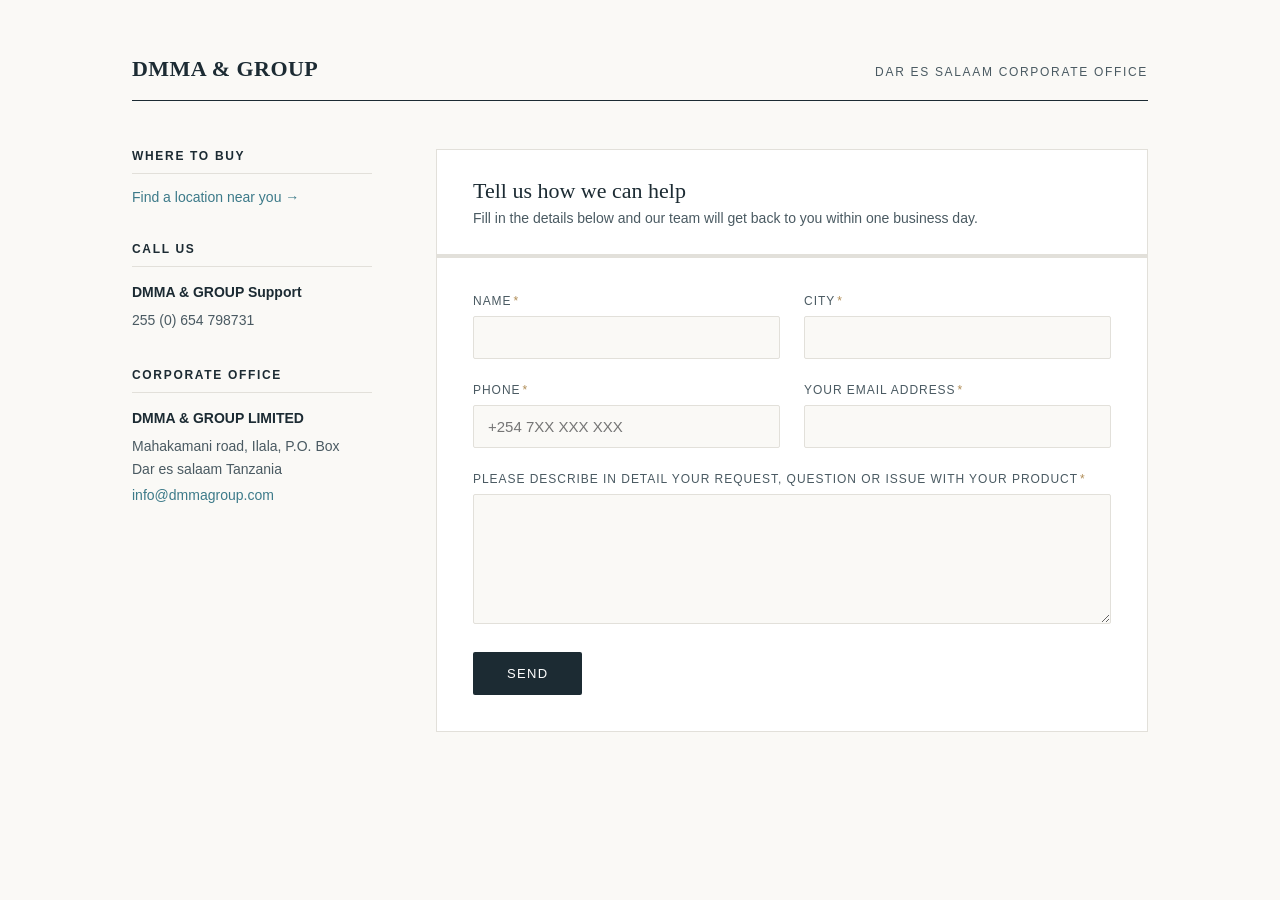
<file: form.html>
<!DOCTYPE html>
<html lang="en">
<head>
<meta charset="UTF-8">
<meta name="viewport" content="width=device-width, initial-scale=1.0">
<title>Customer Request — Contact Us</title>
<link rel="preconnect" href="https://fonts.googleapis.com">
<link rel="preconnect" href="https://fonts.gstatic.com" crossorigin>
<link href="form.css" rel="stylesheet">
</head>
<body>

<div class="wrap">

  <div class="masthead">
    <div class="mark">DMMA &amp; GROUP</div>
    <div class="tagline">Dar es salaam Corporate Office</div>
  </div>

  <div class="layout">

    <!-- SIDEBAR -->
    <aside class="side">
      <div class="side-block">
        <h3>Where to Buy</h3>
        <a href="#" onclick="return false;">Find a location near you →</a>
      </div>

      <div class="side-block">
        <h3>Call Us</h3>
        <p class="name">DMMA &amp; GROUP Support</p>
        <p>255 (0) 654 798731</p>
      </div>

      <div class="side-block">
        <h3>Corporate Office</h3>
        <p class="name">DMMA &amp; GROUP LIMITED</p>
        <p>Mahakamani road, Ilala, P.O. Box<br>
        Dar es salaam Tanzania</p>
        <a href="#" onclick="return false;">info@dmmagroup.com</a>
      </div>
    </aside>

    <!-- FORM PANEL -->
    <main class="panel">

      <div class="panel-head">
        <h2>Tell us how we can help</h2>
        <p>Fill in the details below and our team will get back to you within one business day.</p>
      </div>

      <div class="progress-rail"><div class="progress-fill" id="progressFill"></div></div>

      <form id="requestForm" novalidate>

        <div class="grid-2">
          <div class="field" data-field="name">
            <label for="name">Name<span class="req">*</span></label>
            <input type="text" id="name" name="name" autocomplete="name">
            <div class="msg">Please enter your name.</div>
          </div>

          <div class="field" data-field="city">
            <label for="city">City<span class="req">*</span></label>
            <input type="text" id="city" name="city" autocomplete="address-level2">
            <div class="msg">Please enter your city.</div>
          </div>
        </div>

        <div class="grid-2">
          <div class="field" data-field="phone">
            <label for="phone">Phone<span class="req">*</span></label>
            <input type="tel" id="phone" name="phone" autocomplete="tel" placeholder="+254 7XX XXX XXX">
            <div class="msg">Please enter a valid phone number.</div>
          </div>

          <div class="field" data-field="email">
            <label for="email">Your Email Address<span class="req">*</span></label>
            <input type="email" id="email" name="email" autocomplete="email">
            <div class="msg">Please enter a valid email address.</div>
          </div>
        </div>

        <div class="field" data-field="message">
          <label for="message">Please describe in detail your request, question or issue with your product<span class="req">*</span></label>
          <textarea id="message" name="message"></textarea>
          <div class="msg">Please describe your request.</div>
        </div>

        <div class="actions">
          <button type="submit" class="send">Send</button>
          <span class="status" id="statusText"></span>
        </div>

      </form>

      <div class="success-panel" id="successPanel">
        <div class="glyph">
          <svg width="18" height="18" viewBox="0 0 24 24" fill="none">
            <path d="M4 12.5L9.5 18L20 6" stroke="#3C7A89" stroke-width="2" stroke-linecap="round" stroke-linejoin="round"/>
          </svg>
        </div>
        <h3>Request received</h3>
        <p>Thank you — a member of our team will reach out shortly.</p>
        <button type="button" id="resetBtn">Send another request</button>
      </div>

    </main>
  </div>
</div>

<script>
(function(){
  const form = document.getElementById('requestForm');
  const fields = ['name','city','phone','email','message'];
  const progressFill = document.getElementById('progressFill');
  const statusText = document.getElementById('statusText');
  const successPanel = document.getElementById('successPanel');
  const resetBtn = document.getElementById('resetBtn');

  const validators = {
    name: v => v.trim().length > 0,
    city: v => v.trim().length > 0,
    phone: v => /^[0-9+()\-\s]{7,}$/.test(v.trim()),
    email: v => /^[^\s@]+@[^\s@]+\.[^\s@]+$/.test(v.trim()),
    message: v => v.trim().length > 0
  };

  function updateProgress(){
    let filled = 0;
    fields.forEach(f=>{
      const el = document.getElementById(f);
      if (validators[f](el.value)) filled++;
    });
    progressFill.style.width = (filled / fields.length * 100) + '%';
  }

  function setFieldState(name, valid){
    const wrap = form.querySelector(`[data-field="${name}"]`);
    wrap.classList.toggle('invalid', !valid);
  }

  fields.forEach(f=>{
    const el = document.getElementById(f);
    el.addEventListener('input', ()=>{
      if (form.querySelector(`[data-field="${f}"]`).classList.contains('invalid')){
        setFieldState(f, validators[f](el.value));
      }
      updateProgress();
    });
  });

  form.addEventListener('submit', function(e){
    e.preventDefault();
    let allValid = true;
    fields.forEach(f=>{
      const el = document.getElementById(f);
      const valid = validators[f](el.value);
      setFieldState(f, valid);
      if (!valid) allValid = false;
    });

    if (!allValid){
      statusText.textContent = 'Please fill in all required fields.';
      statusText.classList.remove('ok');
      return;
    }

    statusText.textContent = 'Sending…';
    statusText.classList.remove('ok');

    setTimeout(()=>{
      statusText.textContent = '';
      form.style.display = 'none';
      document.querySelector('.progress-rail').style.display = 'none';
      successPanel.classList.add('show');
    }, 600);
  });

  resetBtn.addEventListener('click', function(){
    form.reset();
    fields.forEach(f=> setFieldState(f, true));
    updateProgress();
    successPanel.classList.remove('show');
    form.style.display = 'block';
    document.querySelector('.progress-rail').style.display = 'block';
  });

  updateProgress();
})();
</script>

</body>
</html>
</file>
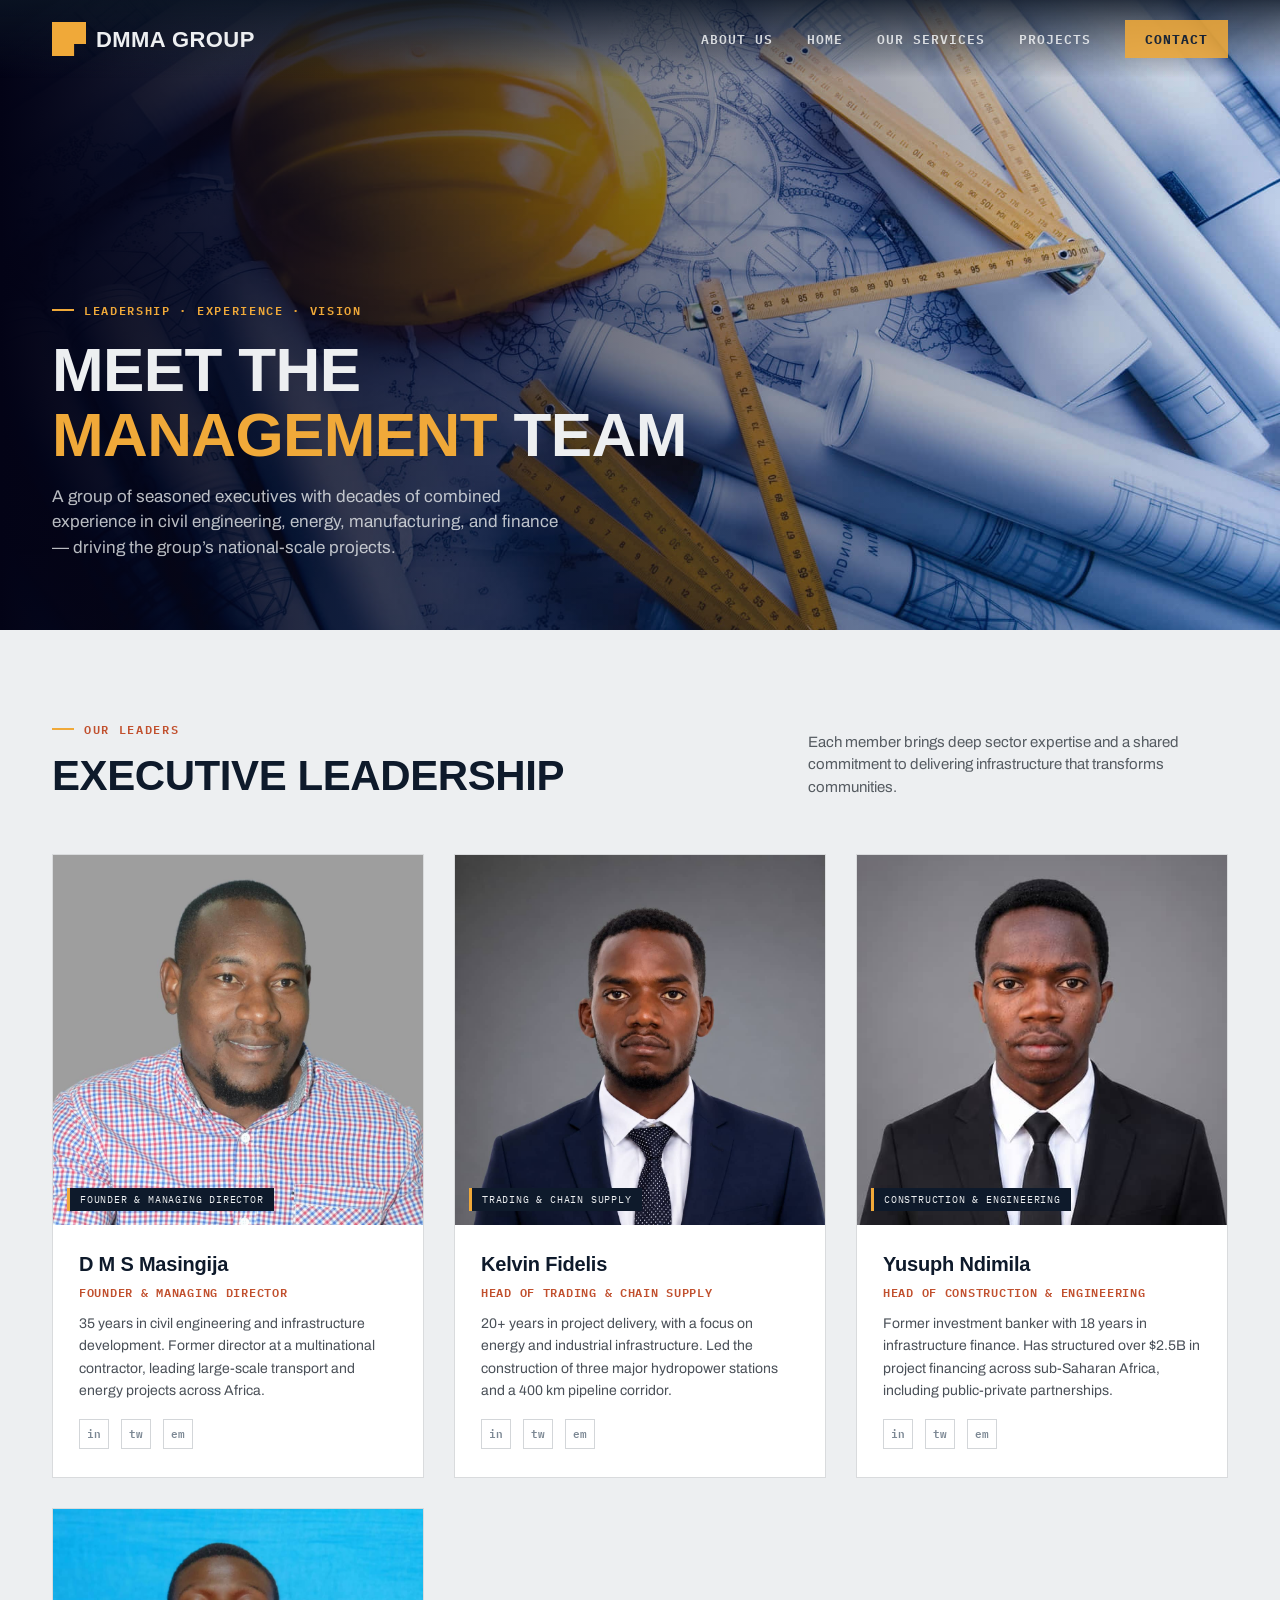
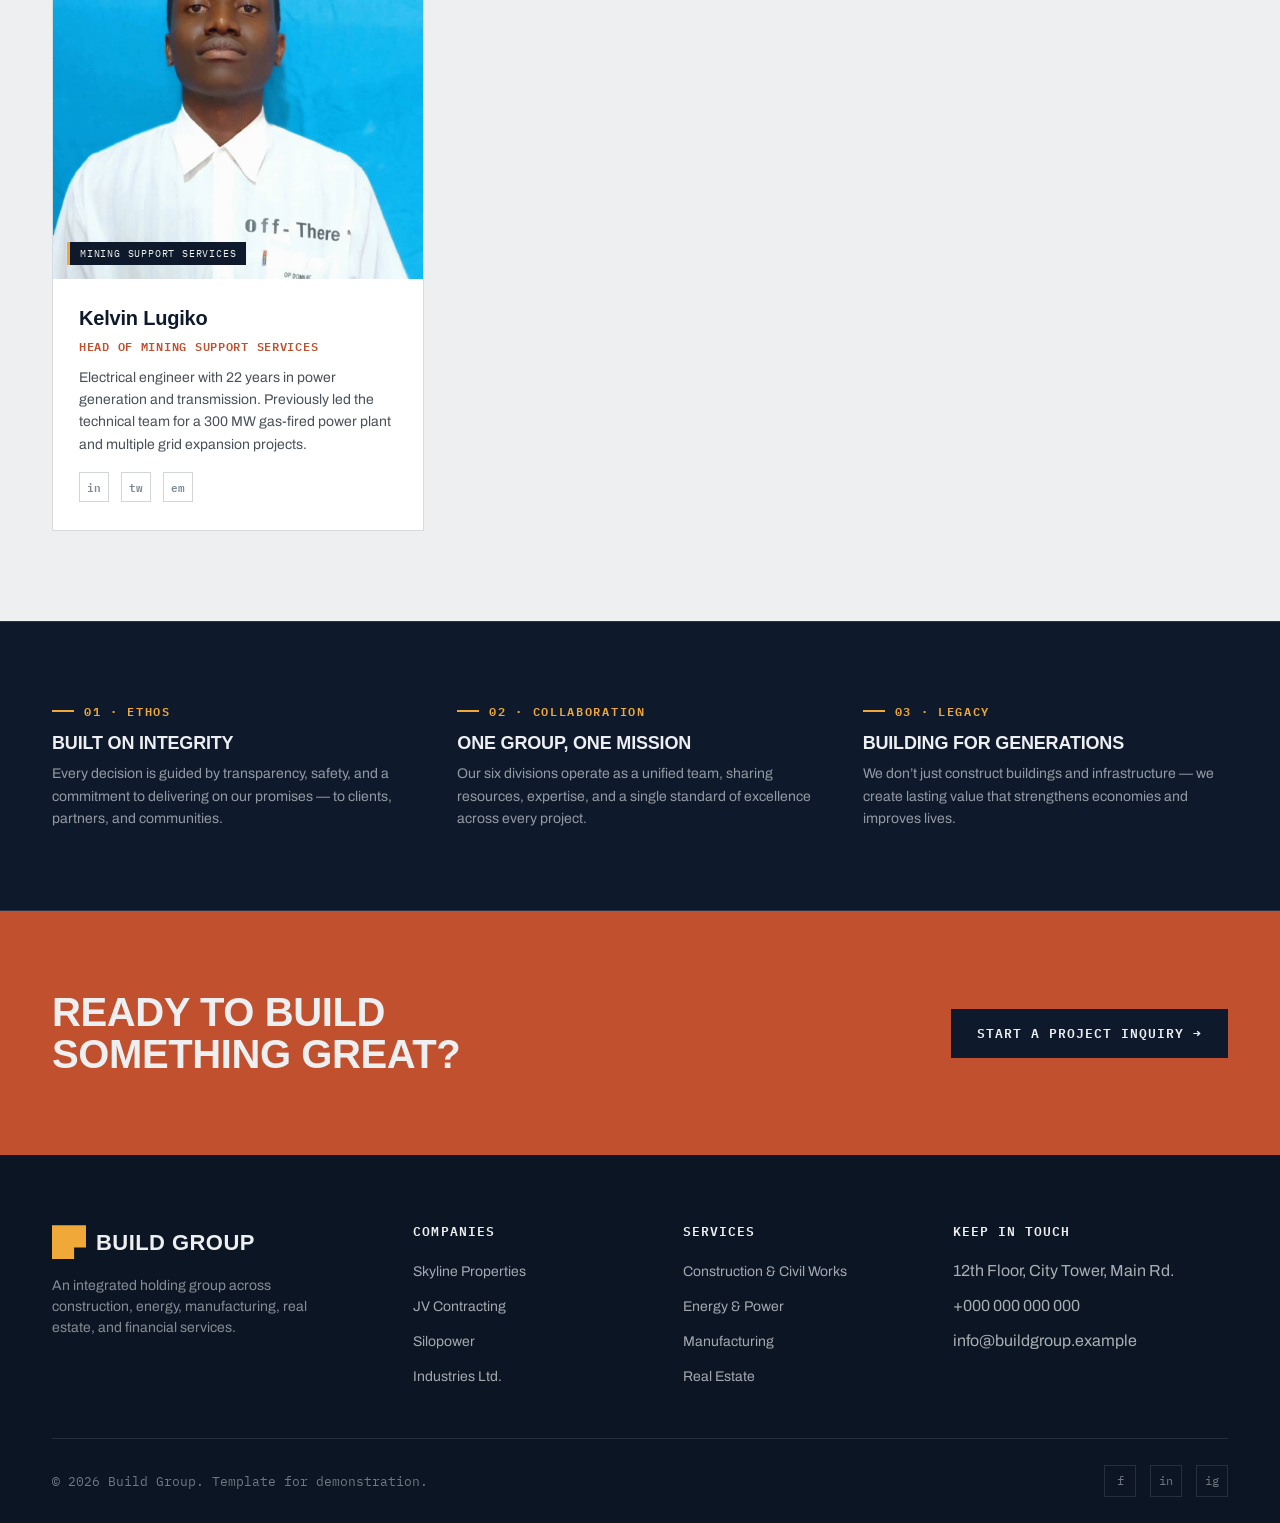
<file: management.html>
<!DOCTYPE html>
<html lang="en">
<head>
    <meta charset="UTF-8" />
    <meta name="viewport" content="width=device-width, initial-scale=1.0" />
    <title>Management Team — Build Group</title>
    <link rel="preconnect" href="https://fonts.googleapis.com" />
    <link href="https://fonts.googleapis.com/css2?family=Archivo+Expanded:wght@600;700;800&family=Archivo:wght@400;500;600;700&family=IBM+Plex+Mono:wght@500;600&display=swap" rel="stylesheet" />
    <link rel="stylesheet" href="management.css" />
</head>
<body>

    <!-- ═══ HEADER ═══ -->
    <header id="siteHeader">
        <nav class="wrap">
            <a href="#" class="logo"><span class="mark"></span>DMMA&nbsp;GROUP</a>
            <ul class="navlinks">
                <li class="dropdown">
                    <a href="#about">About Us</a>
                    <ul class="submenu">
                        <li><a href="who-we-are.html">WHO WE ARE</a></li>
                        <li><a href="our-story.html">OUR STORY</a></li>
                        <li><a href="management-team.html" style="color:var(--amber);">MANAGEMENT TEAM</a></li>
                    </ul>
                </li>
                <li><a href="index.html">Home</a></li>
                <li><a href="our-services.html">Our Services</a></li>
                <li><a href="our-projects.html">Projects</a></li>
                <li><a href="contact.html" class="btn">Contact</a></li>
            </ul>
        </nav>
    </header>

    <!-- ═══ HERO ═══ -->
    <section class="hero-team" id="top">
        <div class="bg"></div>
        <div class="hero-content">
            <div class="wrap">
                <div class="hero-text">
                    <div class="eyebrow on-dark">Leadership · Experience · Vision</div>
                    <h1>Meet the <em>management</em> team</h1>
                    <p>A group of seasoned executives with decades of combined experience in civil engineering, energy, manufacturing, and finance — driving the group&rsquo;s national-scale projects.</p>
                </div>
            </div>
        </div>
    </section>

    <!-- ═══ TEAM GRID ═══ -->
    <section class="team" id="team">
        <div class="wrap">
            <div class="section-head">
                <div>
                    <div class="eyebrow on-light">Our Leaders</div>
                    <h2 style="margin-top:16px;">Executive leadership</h2>
                </div>
                <p>Each member brings deep sector expertise and a shared commitment to delivering infrastructure that transforms communities.</p>
            </div>

            <div class="team-grid">

                <!-- 1 -->
                <div class="team-card">
                    <div class="photo" style="background-image:url(picha/manager.jpeg);">
                        <span class="badge">Founder &amp; Managing Director</span>
                    </div>
                    <div class="body">
                        <div class="name">D M S Masingija</div>
                        <div class="title">Founder & Managing Director</div>
                        <div class="bio">35 years in civil engineering and infrastructure development. Former director at a multinational contractor, leading large-scale transport and energy projects across Africa.</div>
                        <div class="social">
                            <a href="#">in</a>
                            <a href="#">tw</a>
                            <a href="#">em</a>
                        </div>
                    </div>
                </div>

                <!-- 2 -->
                <div class="team-card">
                    <div class="photo" style="background-image:url(picha/kelvin.jpeg);">
                        <span class="badge">Trading & Chain supply</span>
                    </div>
                    <div class="body">
                        <div class="name">Kelvin Fidelis</div>
                        <div class="title">Head of Trading & Chain supply</div>
                        <div class="bio">20+ years in project delivery, with a focus on energy and industrial infrastructure. Led the construction of three major hydropower stations and a 400 km pipeline corridor.</div>
                        <div class="social">
                            <a href="#">in</a>
                            <a href="#">tw</a>
                            <a href="#">em</a>
                        </div>
                    </div>
                </div>

                <!-- 3 -->
                <div class="team-card">
                    <div class="photo" style="background-image:url(picha/yusuph.jpeg);">
                        <span class="badge">Construction & Engineering</span>
                    </div>
                    <div class="body">
                        <div class="name">Yusuph Ndimila</div>
                        <div class="title"> Head of Construction & Engineering </div>
                        <div class="bio">Former investment banker with 18 years in infrastructure finance. Has structured over $2.5B in project financing across sub-Saharan Africa, including public-private partnerships.</div>
                        <div class="social">
                            <a href="#">in</a>
                            <a href="#">tw</a>
                            <a href="#">em</a>
                        </div>
                    </div>
                </div>

                <!-- 4 -->
                <div class="team-card">
                    <div class="photo" style="background-image:url(picha/kevo.jpeg);">
                        <span class="badge">Mining Support Services</span>
                    </div>
                    <div class="body">
                        <div class="name">Kelvin Lugiko</div>
                        <div class="title">Head of Mining Support Services</div>
                        <div class="bio">Electrical engineer with 22 years in power generation and transmission. Previously led the technical team for a 300 MW gas-fired power plant and multiple grid expansion projects.</div>
                        <div class="social">
                            <a href="#">in</a>
                            <a href="#">tw</a>
                            <a href="#">em</a>
                        </div>
                    </div>
                </div>

            </div>

        </div>
    </section>

    <!-- ═══ CULTURE / VALUES ═══ -->
    <section class="culture">
        <div class="wrap">
            <div class="culture-item">
                <div class="eyebrow on-dark">01 · ethos</div>
                <h3>Built on integrity</h3>
                <p>Every decision is guided by transparency, safety, and a commitment to delivering on our promises — to clients, partners, and communities.</p>
            </div>
            <div class="culture-item">
                <div class="eyebrow on-dark">02 · collaboration</div>
                <h3>One group, one mission</h3>
                <p>Our six divisions operate as a unified team, sharing resources, expertise, and a single standard of excellence across every project.</p>
            </div>
            <div class="culture-item">
                <div class="eyebrow on-dark">03 · legacy</div>
                <h3>Building for generations</h3>
                <p>We don&rsquo;t just construct buildings and infrastructure — we create lasting value that strengthens economies and improves lives.</p>
            </div>
        </div>
    </section>

    <!-- ═══ CTA ═══ -->
    <section class="cta" id="contact">
        <div class="wrap">
            <h2>Ready to build something great?</h2>
            <a href="form.html" class="btn-solid">Start a Project Inquiry →</a>
        </div>
    </section>

    <!-- ═══ FOOTER ═══ -->
    <footer>
        <div class="wrap">
            <div class="foot-grid">
                <div class="foot-brand">
                    <a href="#" class="logo"><span class="mark"></span>BUILD&nbsp;GROUP</a>
                    <p>An integrated holding group across construction, energy, manufacturing, real estate, and financial services.</p>
                </div>
                <div>
                    <h4>Companies</h4>
                    <ul>
                        <li><a href="#">Skyline Properties</a></li>
                        <li><a href="#">JV Contracting</a></li>
                        <li><a href="#">Silopower</a></li>
                        <li><a href="#">Industries Ltd.</a></li>
                    </ul>
                </div>
                <div>
                    <h4>Services</h4>
                    <ul>
                        <li><a href="#">Construction &amp; Civil Works</a></li>
                        <li><a href="#">Energy &amp; Power</a></li>
                        <li><a href="#">Manufacturing</a></li>
                        <li><a href="#">Real Estate</a></li>
                    </ul>
                </div>
                <div>
                    <h4>Keep in Touch</h4>
                    <ul>
                        <li>12th Floor, City Tower, Main Rd.</li>
                        <li>+000 000 000 000</li>
                        <li>info@buildgroup.example</li>
                    </ul>
                </div>
            </div>
            <div class="foot-bottom">
                <span>© 2026 Build Group. Template for demonstration.</span>
                <div class="foot-social">
                    <a href="#">f</a><a href="#">in</a><a href="#">ig</a>
                </div>
            </div>
        </div>
    </footer>

    <!-- ═══ SCRIPTS ═══ -->
    <script>
        // header scroll
        const header = document.getElementById('siteHeader');
        window.addEventListener('scroll', () => {
            header.classList.toggle('scrolled', window.scrollY > 40);
        });
    </script>

</body>
</html>
</file>
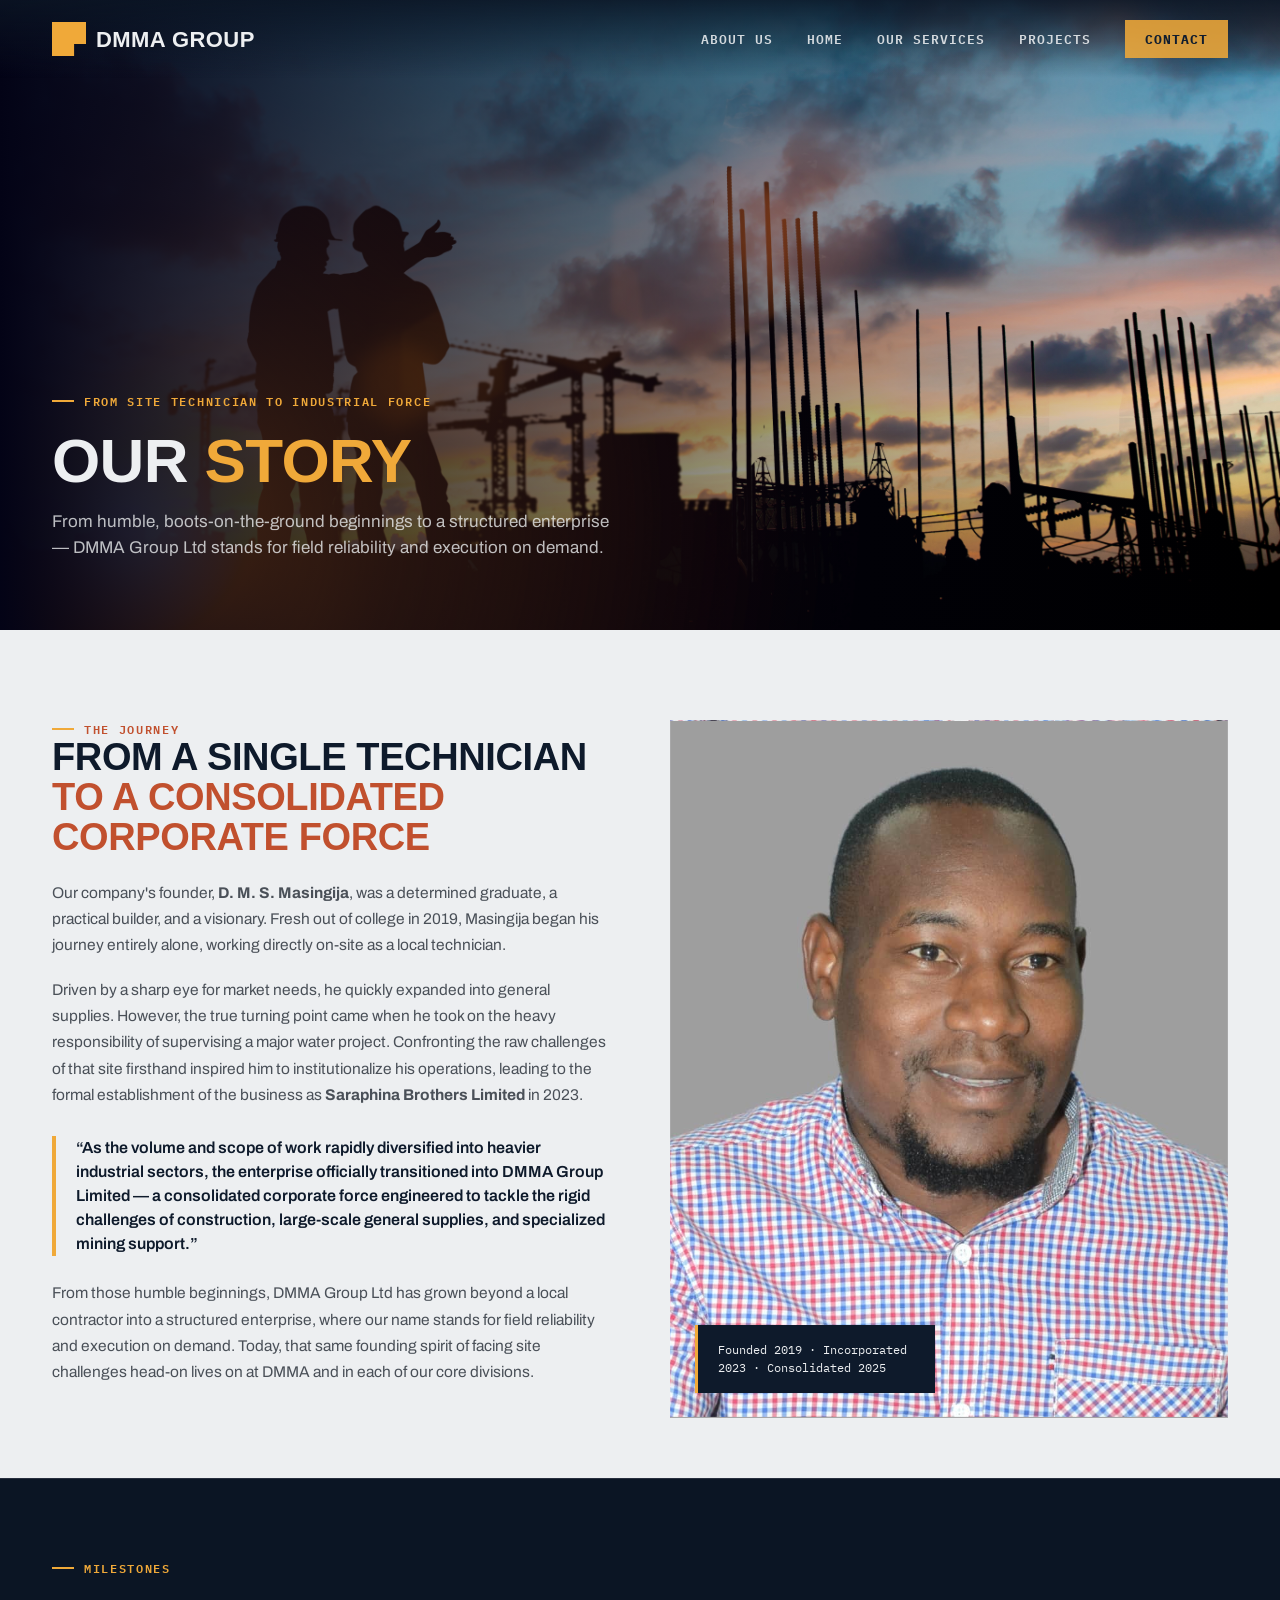
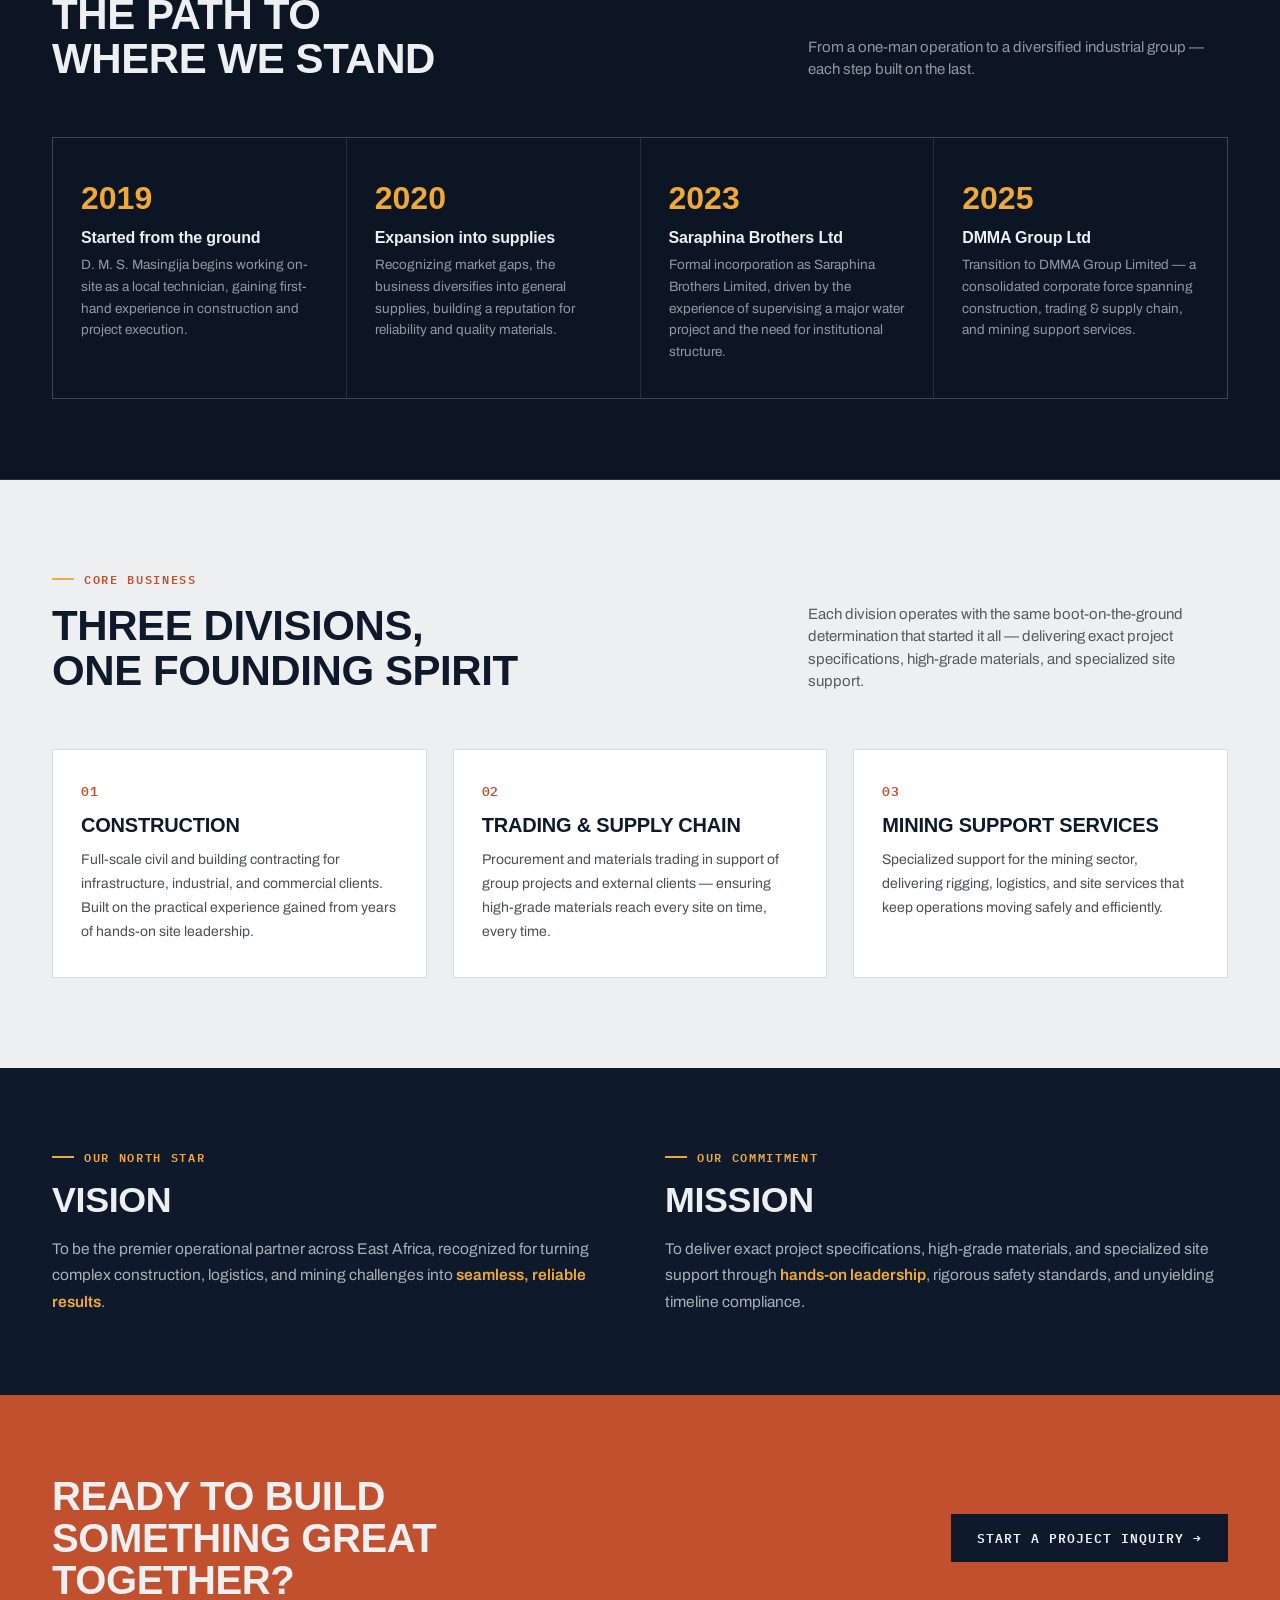
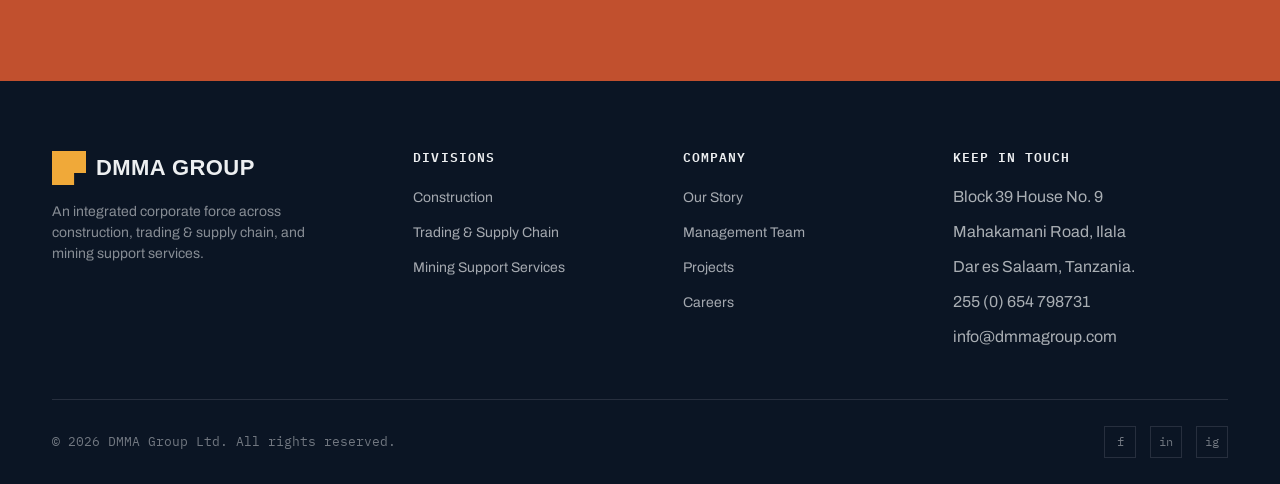
<file: our-story.html>
<!DOCTYPE html>
<html lang="en">
<head>
    <meta charset="UTF-8" />
    <meta name="viewport" content="width=device-width, initial-scale=1.0" />
    <title>Our Story — DMMA Group</title>
    <link rel="preconnect" href="https://fonts.googleapis.com" />
    <link href="https://fonts.googleapis.com/css2?family=Archivo+Expanded:wght@600;700;800&family=Archivo:wght@400;500;600;700&family=IBM+Plex+Mono:wght@500;600&display=swap" rel="stylesheet" />
   <link rel="stylesheet" href="our-story.css" >
</head>
<body>

    <!-- ═══ HEADER ═══ -->
    <header id="siteHeader">
        <nav class="wrap">
            <a href="#" class="logo"><span class="mark"></span>DMMA&nbsp;GROUP</a>
            <ul class="navlinks">
                <li class="dropdown">
                    <a href="#">About Us</a>
                    <ul class="submenu">
                        <li><a href="who-we-are.html">WHO WE ARE</a></li>
                        <li><a href="our-story.html" style="color:var(--amber);">OUR STORY</a></li>
                        <li><a href="management.html">MANAGEMENT TEAM</a></li>
                    </ul>
                </li>
                <li><a href="index.html">Home</a></li>
                <li><a href="our-services.html">Our services</a></li>
                <li><a href="our-projects.html">Projects</a></li>
                <li><a href="#contact" class="btn">Contact</a></li>
            </ul>
        </nav>
    </header>

    <!-- ═══ HERO ═══ -->
    <section class="hero-story" id="top">
        <div class="bg"></div>
        <div class="hero-content">
            <div class="wrap">
                <div class="hero-text">
                    <div class="eyebrow on-dark">From site technician to industrial force</div>
                    <h1>Our <em>story</em></h1>
                    <p>From humble, boots-on-the-ground beginnings to a structured enterprise — DMMA Group Ltd stands for field reliability and execution on demand.</p>
                </div>
            </div>
        </div>
    </section>

    <!-- ═══ STORY BODY ═══ -->
    <section class="story-body" id="story">
        <div class="wrap">
            <div class="story-copy">
                <div class="eyebrow on-light">The journey</div>
                <h2>From a single technician <br /><em>to a consolidated corporate force</em></h2>
                <p>Our company's founder, <strong>D. M. S. Masingija</strong>, was a determined graduate, a practical builder, and a visionary. Fresh out of college in 2019, Masingija began his journey entirely alone, working directly on-site as a local technician.</p>
                <p>Driven by a sharp eye for market needs, he quickly expanded into general supplies. However, the true turning point came when he took on the heavy responsibility of supervising a major water project. Confronting the raw challenges of that site firsthand inspired him to institutionalize his operations, leading to the formal establishment of the business as <strong>Saraphina Brothers Limited</strong> in 2023.</p>
                <div class="highlight">
                    “As the volume and scope of work rapidly diversified into heavier industrial sectors, the enterprise officially transitioned into DMMA Group Limited — a consolidated corporate force engineered to tackle the rigid challenges of construction, large-scale general supplies, and specialized mining support.”
                </div>
                <p>From those humble beginnings, DMMA Group Ltd has grown beyond a local contractor into a structured enterprise, where our name stands for field reliability and execution on demand. Today, that same founding spirit of facing site challenges head-on lives on at DMMA and in each of our core divisions.</p>
            </div>
            <div class="story-visual">
                <div class="tag">Founded 2019 · Incorporated 2023 · Consolidated 2025</div>
            </div>
        </div>
    </section>

    <!-- ═══ TIMELINE ═══ -->
    <section class="timeline">
        <div class="wrap">
            <div class="section-head">
                <div>
                    <div class="eyebrow on-dark">Milestones</div>
                    <h2 style="margin-top:16px;">The path to <br />where we stand</h2>
                </div>
                <p>From a one-man operation to a diversified industrial group — each step built on the last.</p>
            </div>
            <div class="timeline-grid">
                <div class="timeline-item">
                    <div class="year">2019</div>
                    <h4>Started from the ground</h4>
                    <p>D. M. S. Masingija begins working on-site as a local technician, gaining first-hand experience in construction and project execution.</p>
                </div>
                <div class="timeline-item">
                    <div class="year">2020</div>
                    <h4>Expansion into supplies</h4>
                    <p>Recognizing market gaps, the business diversifies into general supplies, building a reputation for reliability and quality materials.</p>
                </div>
                <div class="timeline-item">
                    <div class="year">2023</div>
                    <h4>Saraphina Brothers Ltd</h4>
                    <p>Formal incorporation as Saraphina Brothers Limited, driven by the experience of supervising a major water project and the need for institutional structure.</p>
                </div>
                <div class="timeline-item">
                    <div class="year">2025</div>
                    <h4>DMMA Group Ltd</h4>
                    <p>Transition to DMMA Group Limited — a consolidated corporate force spanning construction, trading &amp; supply chain, and mining support services.</p>
                </div>
            </div>
        </div>
    </section>

    <!-- ═══ DIVISIONS ═══ -->
    <section class="divisions" id="divisions">
        <div class="wrap">
            <div class="section-head">
                <div>
                    <div class="eyebrow on-light">Core Business</div>
                    <h2 style="margin-top:16px;">Three divisions, <br />one founding spirit</h2>
                </div>
                <p>Each division operates with the same boot-on-the-ground determination that started it all — delivering exact project specifications, high-grade materials, and specialized site support.</p>
            </div>
            <div class="division-grid">
                <div class="division-card">
                    <span class="num">01</span>
                    <h3>Construction</h3>
                    <p>Full-scale civil and building contracting for infrastructure, industrial, and commercial clients. Built on the practical experience gained from years of hands-on site leadership.</p>
                </div>
                <div class="division-card">
                    <span class="num">02</span>
                    <h3>Trading &amp; Supply Chain</h3>
                    <p>Procurement and materials trading in support of group projects and external clients — ensuring high-grade materials reach every site on time, every time.</p>
                </div>
                <div class="division-card">
                    <span class="num">03</span>
                    <h3>Mining Support Services</h3>
                    <p>Specialized support for the mining sector, delivering rigging, logistics, and site services that keep operations moving safely and efficiently.</p>
                </div>
            </div>
        </div>
    </section>

    <!-- ═══ VISION & MISSION ═══ -->
    <section class="vm-section" id="vm">
        <div class="wrap">
            <div class="vm-block">
                <div class="eyebrow on-dark">Our North Star</div>
                <h2>Vision</h2>
                <p>To be the premier operational partner across East Africa, recognized for turning complex construction, logistics, and mining challenges into <span class="highlight-text">seamless, reliable results</span>.</p>
            </div>
            <div class="vm-block">
                <div class="eyebrow on-dark">Our Commitment</div>
                <h2>Mission</h2>
                <p>To deliver exact project specifications, high-grade materials, and specialized site support through <span class="highlight-text">hands-on leadership</span>, rigorous safety standards, and unyielding timeline compliance.</p>
            </div>
        </div>
    </section>

    <!-- ═══ CTA ═══ -->
    <section class="cta" id="contact">
        <div class="wrap">
            <h2>Ready to build something great together?</h2>
            <a href="#" class="btn-solid">Start a Project Inquiry →</a>
        </div>
    </section>

    <!-- ═══ FOOTER ═══ -->
    <footer>
        <div class="wrap">
            <div class="foot-grid">
                <div class="foot-brand">
                    <a href="#" class="logo"><span class="mark"></span>DMMA&nbsp;GROUP</a>
                    <p>An integrated corporate force across construction, trading &amp; supply chain, and mining support services.</p>
                </div>
                <div>
                    <h4>Divisions</h4>
                    <ul>
                        <li><a href="#">Construction</a></li>
                        <li><a href="#">Trading &amp; Supply Chain</a></li>
                        <li><a href="#">Mining Support Services</a></li>
                    </ul>
                </div>
                <div>
                    <h4>Company</h4>
                    <ul>
                        <li><a href="#">Our Story</a></li>
                        <li><a href="#">Management Team</a></li>
                        <li><a href="#">Projects</a></li>
                        <li><a href="#">Careers</a></li>
                    </ul>
                </div>
                <div>
                    <h4>Keep in Touch</h4>
                    <ul>
                        <li>Block 39 House No. 9</li>
                        <li>Mahakamani Road, Ilala</li>
                        <li>Dar es Salaam, Tanzania.</li>
                        <li>255 (0) 654 798731</li>
                        <li>info@dmmagroup.com</li>
                    </ul>
                </div>
            </div>
            <div class="foot-bottom">
                <span>© 2026 DMMA Group Ltd. All rights reserved.</span>
                <div class="foot-social">
                    <a href="#">f</a><a href="#">in</a><a href="#">ig</a>
                </div>
            </div>
        </div>
    </footer>

    <!-- ═══ SCRIPTS ═══ -->
    <script>
        // header scroll
        const header = document.getElementById('siteHeader');
        window.addEventListener('scroll', () => {
            header.classList.toggle('scrolled', window.scrollY > 40);
        });
    </script>

</body>
</html>
</file>
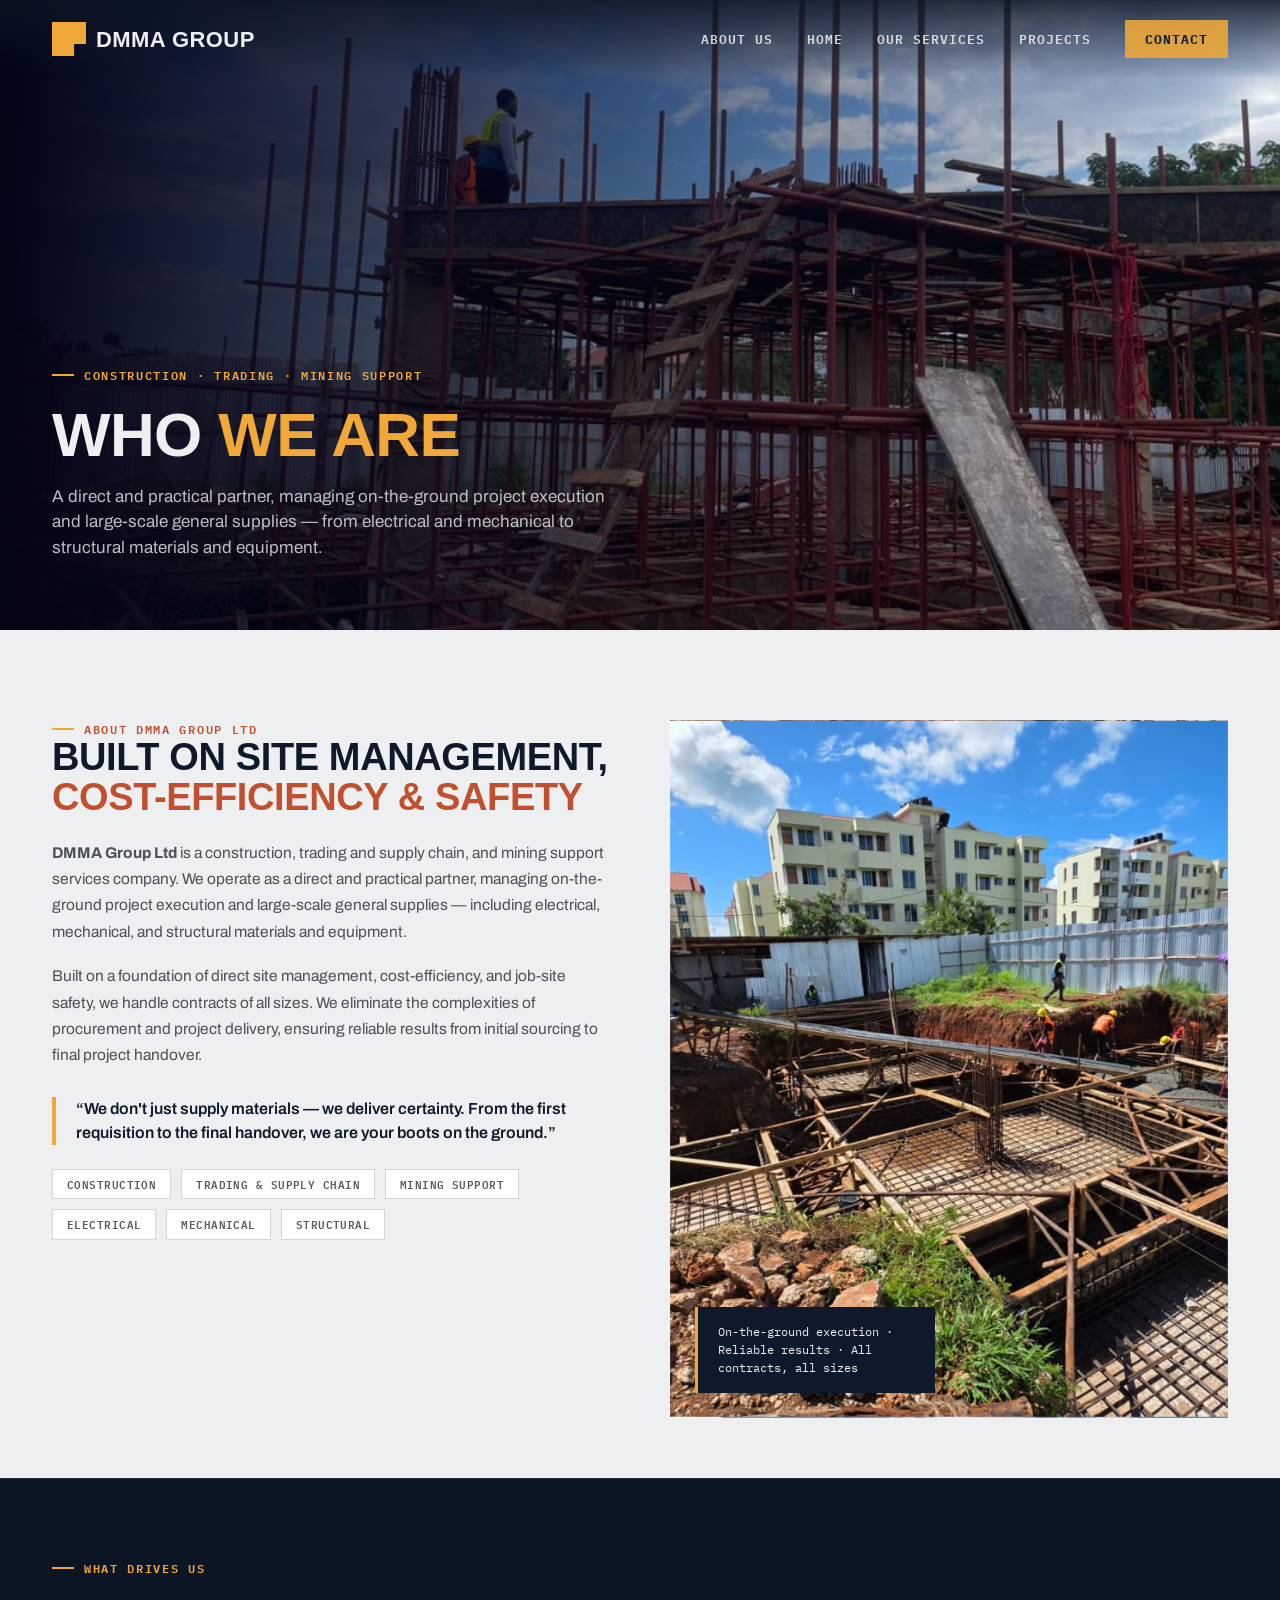
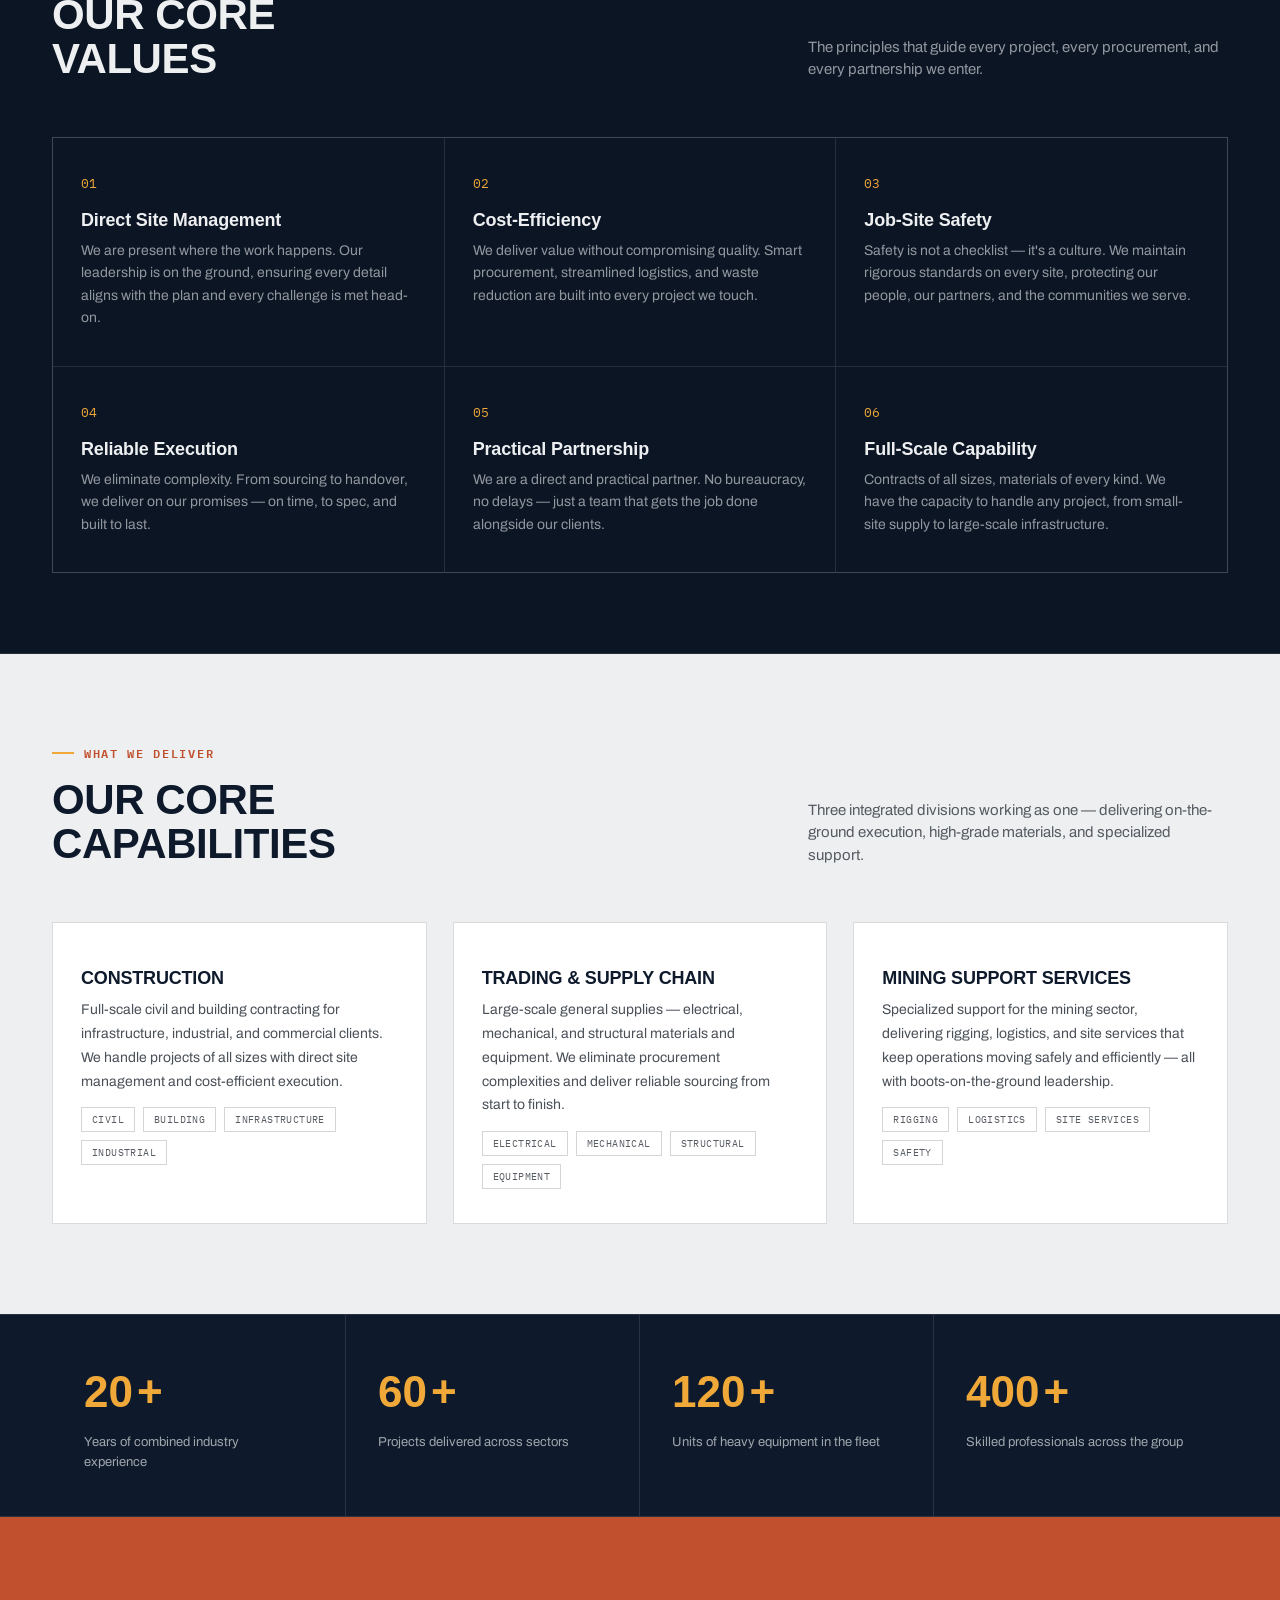
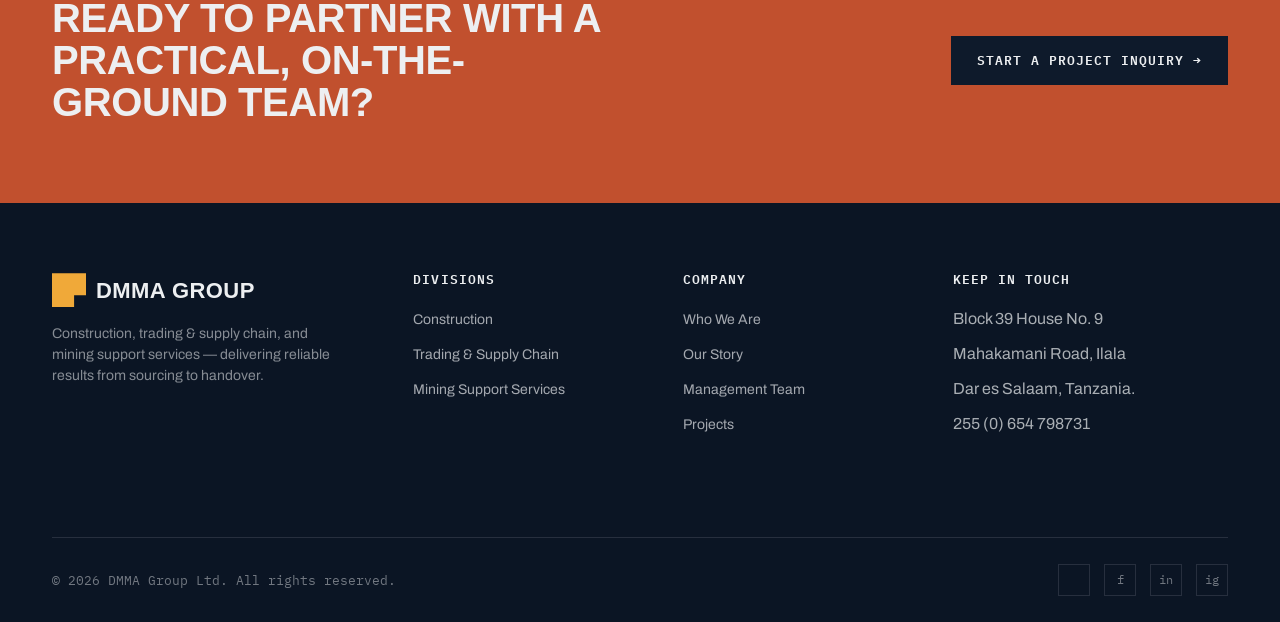
<file: who-we-are.html>
<!DOCTYPE html>
<html lang="en">
<head>
    <meta charset="UTF-8" />
    <meta name="viewport" content="width=device-width, initial-scale=1.0" />
    <title>Who We Are — DMMA Group</title>
    <link rel="preconnect" href="https://fonts.googleapis.com" />
    <link href="https://fonts.googleapis.com/css2?family=Archivo+Expanded:wght@600;700;800&family=Archivo:wght@400;500;600;700&family=IBM+Plex+Mono:wght@500;600&display=swap" rel="stylesheet" />
  <link rel="stylesheet" href="who-we-are.css" />
</head>
<body>

    <!-- ═══ HEADER ═══ -->
    <header id="siteHeader">
        <nav class="wrap">
            <a href="#" class="logo"><span class="mark"></span>DMMA&nbsp;GROUP</a>
            <ul class="navlinks">
                <li class="dropdown">
                    <a href="#">About Us</a>
                    <ul class="submenu">
                        <li><a href="who-we-are.html" style="color:var(--amber);">WHO WE ARE</a></li>
                        <li><a href="our-story.html">OUR STORY</a></li>
                        <li><a href="management.html">MANAGEMENT TEAM</a></li>
                    </ul>
                </li>
                <li><a href="index.html">Home</a></li>
                <li><a href="our-services.html">Our services</a></li>
                <li><a href="#projects">Projects</a></li>
                <li><a href="#contact" class="btn">Contact</a></li>
            </ul>
        </nav>
    </header>

    <!-- ═══ HERO ═══ -->
    <section class="hero-who" id="top">
        <div class="bg"></div>
        <div class="hero-content">
            <div class="wrap">
                <div class="hero-text">
                    <div class="eyebrow on-dark">Construction · Trading · Mining Support</div>
                    <h1>Who <em>we are</em></h1>
                    <p>A direct and practical partner, managing on-the-ground project execution and large-scale general supplies — from electrical and mechanical to structural materials and equipment.</p>
                </div>
            </div>
        </div>
    </section>

    <!-- ═══ WHO WE ARE BODY ═══ -->
    <section class="who-body" id="who">
        <div class="wrap">
            <div class="who-copy">
                <div class="eyebrow on-light">About DMMA Group Ltd</div>
                <h2>Built on site management, <br /><em>cost-efficiency &amp; safety</em></h2>
                <p><strong>DMMA Group Ltd</strong> is a construction, trading and supply chain, and mining support services company. We operate as a direct and practical partner, managing on-the-ground project execution and large-scale general supplies — including electrical, mechanical, and structural materials and equipment.</p>
                <p>Built on a foundation of direct site management, cost-efficiency, and job-site safety, we handle contracts of all sizes. We eliminate the complexities of procurement and project delivery, ensuring reliable results from initial sourcing to final project handover.</p>
                <div class="highlight">
                    “We don't just supply materials — we deliver certainty. From the first requisition to the final handover, we are your boots on the ground.”
                </div>
                <div class="pill-list">
                    <span>Construction</span>
                    <span>Trading &amp; Supply Chain</span>
                    <span>Mining Support</span>
                    <span>Electrical</span>
                    <span>Mechanical</span>
                    <span>Structural</span>
                </div>
            </div>
            <div class="who-visual">
                <div class="tag">On-the-ground execution · Reliable results · All contracts, all sizes</div>
            </div>
        </div>
    </section>

    <!-- ═══ CORE VALUES ═══ -->
    <section class="values" id="values">
        <div class="wrap">
            <div class="section-head">
                <div>
                    <div class="eyebrow on-dark">What drives us</div>
                    <h2 style="margin-top:16px;">Our core <br />values</h2>
                </div>
                <p>The principles that guide every project, every procurement, and every partnership we enter.</p>
            </div>
            <div class="values-grid">
                <div class="value-item">
                    <span class="num">01</span>
                    <h4>Direct Site Management</h4>
                    <p>We are present where the work happens. Our leadership is on the ground, ensuring every detail aligns with the plan and every challenge is met head-on.</p>
                </div>
                <div class="value-item">
                    <span class="num">02</span>
                    <h4>Cost-Efficiency</h4>
                    <p>We deliver value without compromising quality. Smart procurement, streamlined logistics, and waste reduction are built into every project we touch.</p>
                </div>
                <div class="value-item">
                    <span class="num">03</span>
                    <h4>Job-Site Safety</h4>
                    <p>Safety is not a checklist — it's a culture. We maintain rigorous standards on every site, protecting our people, our partners, and the communities we serve.</p>
                </div>
                <div class="value-item">
                    <span class="num">04</span>
                    <h4>Reliable Execution</h4>
                    <p>We eliminate complexity. From sourcing to handover, we deliver on our promises — on time, to spec, and built to last.</p>
                </div>
                <div class="value-item">
                    <span class="num">05</span>
                    <h4>Practical Partnership</h4>
                    <p>We are a direct and practical partner. No bureaucracy, no delays — just a team that gets the job done alongside our clients.</p>
                </div>
                <div class="value-item">
                    <span class="num">06</span>
                    <h4>Full-Scale Capability</h4>
                    <p>Contracts of all sizes, materials of every kind. We have the capacity to handle any project, from small-site supply to large-scale infrastructure.</p>
                </div>
            </div>
        </div>
    </section>

    <!-- ═══ CAPABILITIES ═══ -->
    <section class="capabilities" id="capabilities">
        <div class="wrap">
            <div class="section-head">
                <div>
                    <div class="eyebrow on-light">What we deliver</div>
                    <h2 style="margin-top:16px;">Our core <br />capabilities</h2>
                </div>
                <p>Three integrated divisions working as one — delivering on-the-ground execution, high-grade materials, and specialized support.</p>
            </div>
            <div class="cap-grid">
                <div class="cap-card">
                    <span class="icon"></span>
                    <h3>Construction</h3>
                    <p>Full-scale civil and building contracting for infrastructure, industrial, and commercial clients. We handle projects of all sizes with direct site management and cost-efficient execution.</p>
                    <div class="tag-list">
                        <span>Civil</span>
                        <span>Building</span>
                        <span>Infrastructure</span>
                        <span>Industrial</span>
                    </div>
                </div>
                <div class="cap-card">
                    <span class="icon"></span>
                    <h3>Trading &amp; Supply Chain</h3>
                    <p>Large-scale general supplies — electrical, mechanical, and structural materials and equipment. We eliminate procurement complexities and deliver reliable sourcing from start to finish.</p>
                    <div class="tag-list">
                        <span>Electrical</span>
                        <span>Mechanical</span>
                        <span>Structural</span>
                        <span>Equipment</span>
                    </div>
                </div>
                <div class="cap-card">
                    <span class="icon"></span>
                    <h3>Mining Support Services</h3>
                    <p>Specialized support for the mining sector, delivering rigging, logistics, and site services that keep operations moving safely and efficiently — all with boots-on-the-ground leadership.</p>
                    <div class="tag-list">
                        <span>Rigging</span>
                        <span>Logistics</span>
                        <span>Site Services</span>
                        <span>Safety</span>
                    </div>
                </div>
            </div>
        </div>
    </section>

    <!-- ═══ STATS STRIP ═══ -->
    <div class="stats">
        <div class="wrap">
            <div class="stat">
                <div class="num"><span class="counter" data-target="45">0</span>+</div>
                <div class="label">Years of combined industry experience</div>
            </div>
            <div class="stat">
                <div class="num"><span class="counter" data-target="180">0</span>+</div>
                <div class="label">Projects delivered across sectors</div>
            </div>
            <div class="stat">
                <div class="num"><span class="counter" data-target="320">0</span>+</div>
                <div class="label">Units of heavy equipment in the fleet</div>
            </div>
            <div class="stat">
                <div class="num"><span class="counter" data-target="1200">0</span>+</div>
                <div class="label">Skilled professionals across the group</div>
            </div>
        </div>
    </div>

    <!-- ═══ CTA ═══ -->
    <section class="cta" id="contact">
        <div class="wrap">
            <h2>Ready to partner with a practical, on-the-ground team?</h2>
            <a href="#" class="btn-solid">Start a Project Inquiry →</a>
        </div>
    </section>

    <!-- ═══ FOOTER ═══ -->
    <footer>
        <div class="wrap">
            <div class="foot-grid">
                <div class="foot-brand">
                    <a href="#" class="logo"><span class="mark"></span>DMMA&nbsp;GROUP</a>
                    <p>Construction, trading &amp; supply chain, and mining support services — delivering reliable results from sourcing to handover.</p>
                </div>
                <div>
                    <h4>Divisions</h4>
                    <ul>
                        <li><a href="#">Construction</a></li>
                        <li><a href="#">Trading &amp; Supply Chain</a></li>
                        <li><a href="#">Mining Support Services</a></li>
                    </ul>
                </div>
                <div>
                    <h4>Company</h4>
                    <ul>
                        <li><a href="#">Who We Are</a></li>
                        <li><a href="#">Our Story</a></li>
                        <li><a href="#">Management Team</a></li>
                        <li><a href="#">Projects</a></li>
                    </ul>
                </div>
                <div>
                    <h4>Keep in Touch</h4>
                    <ul>
                        <li>Block 39 House No. 9</li>
                        <li>Mahakamani Road, Ilala</li>
                        <li>Dar es Salaam, Tanzania.</li>
                        <li>255 (0) 654 798731</li>
                        <li><a href
                    </ul>
                </div>
            </div>
            <div class="foot-bottom">
                <span>© 2026 DMMA Group Ltd. All rights reserved.</span>
                <div class="foot-social">
                    <a href="#">f</a><a href="#">in</a><a href="#">ig</a>
                </div>
            </div>
        </div>
    </footer>

    <!-- ═══ SCRIPTS ═══ -->
    <script>
        // header scroll
        const header = document.getElementById('siteHeader');
        window.addEventListener('scroll', () => {
            header.classList.toggle('scrolled', window.scrollY > 40);
        });

        // counters
        const counters = document.querySelectorAll('.counter');
        const io = new IntersectionObserver((entries) => {
            entries.forEach(e => {
                if (e.isIntersecting) {
                    const el = e.target;
                    const target = parseInt(el.dataset.target, 10);
                    let cur = 0;
                    const step = Math.max(1, Math.ceil(target / 60));
                    const t = setInterval(() => {
                        cur += step;
                        if (cur >= target) { cur = target;
                            clearInterval(t); }
                        el.textContent = cur;
                    }, 25);
                    io.unobserve(el);
                }
            });
        }, { threshold: .4 });
        counters.forEach(c => io.observe(c));
    </script>

</body>
</html>
</file>
<file: form.css>
:root{
    --ink:#1C2B33;
    --ink-soft:#4A5A62;
    --brass:#B08D57;
    --brass-light:#D9B788;
    --water:#3C7A89;
    --paper:#FAF9F6;
    --panel:#FFFFFF;
    --line:#E2E0DA;
    --error:#B14B3D;
    --ok:#3C7A89;
    --radius:2px;
  }

  *{ box-sizing:border-box; }

  body{
    margin:0;
    background:var(--paper);
    color:var(--ink);
    font-family:'Public Sans', sans-serif;
    -webkit-font-smoothing:antialiased;
  }

  .wrap{
    max-width:1080px;
    margin:0 auto;
    padding:56px 32px 96px;
  }

  .masthead{
    display:flex;
    align-items:baseline;
    justify-content:space-between;
    border-bottom:1px solid var(--ink);
    padding-bottom:18px;
    margin-bottom:48px;
  }

  .masthead .mark{
    font-family:'Fraunces', serif;
    font-weight:600;
    font-size:22px;
    letter-spacing:0.02em;
  }

  .masthead .mark span{ color:var(--brass); }

  .masthead .tagline{
    font-size:12px;
    letter-spacing:0.14em;
    text-transform:uppercase;
    color:var(--ink-soft);
  }

  .layout{
    display:grid;
    grid-template-columns:240px 1fr;
    gap:64px;
  }

  /* ---- sidebar ---- */
  .side h3{
    font-size:12px;
    letter-spacing:0.14em;
    text-transform:uppercase;
    color:var(--ink);
    border-bottom:1px solid var(--line);
    padding-bottom:10px;
    margin:0 0 14px;
  }

  .side-block{ margin-bottom:36px; }

  .side-block a{
    color:var(--water);
    text-decoration:none;
    font-size:14px;
    border-bottom:1px solid transparent;
  }
  .side-block a:hover{ border-bottom-color:var(--water); }

  .side-block p{
    font-size:14px;
    line-height:1.6;
    color:var(--ink-soft);
    margin:0 0 6px;
  }

  .side-block .name{
    font-weight:600;
    color:var(--ink);
  }

  /* ---- form panel ---- */
  .panel{
    background:var(--panel);
    border:1px solid var(--line);
  }

  .panel-head{
    padding:28px 36px;
    border-bottom:1px solid var(--line);
  }

  .panel-head h2{
    font-family:'Fraunces', serif;
    font-weight:500;
    font-size:22px;
    margin:0 0 6px;
  }

  .panel-head p{
    margin:0;
    font-size:14px;
    color:var(--ink-soft);
  }

  /* signature element: rising water-level progress rail */
  .progress-rail{
    height:3px;
    width:100%;
    background:var(--line);
    position:relative;
    overflow:hidden;
  }
  .progress-fill{
    position:absolute;
    left:0; top:0; bottom:0;
    width:0%;
    background:linear-gradient(90deg, var(--water), var(--brass));
    transition:width 0.4s ease;
  }

  form{ padding:36px; }

  .field{
    margin-bottom:24px;
    position:relative;
  }

  .field label{
    display:block;
    font-size:12px;
    letter-spacing:0.08em;
    text-transform:uppercase;
    color:var(--ink-soft);
    margin-bottom:8px;
  }

  .field label .req{ color:var(--brass); margin-left:2px; }

  .field input,
  .field textarea{
    width:100%;
    border:1px solid var(--line);
    border-radius:var(--radius);
    background:var(--paper);
    padding:12px 14px;
    font-family:'Public Sans', sans-serif;
    font-size:15px;
    color:var(--ink);
    transition:border-color 0.2s ease, background 0.2s ease;
  }

  .field textarea{
    min-height:130px;
    resize:vertical;
  }

  .field input:hover,
  .field textarea:hover{ border-color:#c9c6bd; }

  .field input:focus,
  .field textarea:focus{
    outline:none;
    border-color:var(--water);
    background:var(--panel);
    box-shadow:0 0 0 3px rgba(60,122,137,0.12);
  }

  .field.invalid input,
  .field.invalid textarea{
    border-color:var(--error);
    background:#FBF2F0;
  }

  .field .msg{
    font-size:12.5px;
    color:var(--error);
    margin-top:6px;
    min-height:16px;
    display:none;
  }
  .field.invalid .msg{ display:block; }

  .grid-2{
    display:grid;
    grid-template-columns:1fr 1fr;
    gap:24px;
  }

  .actions{
    display:flex;
    align-items:center;
    gap:18px;
    margin-top:8px;
  }

  button.send{
    background:var(--ink);
    color:#fff;
    border:none;
    border-radius:var(--radius);
    padding:14px 34px;
    font-family:'Public Sans', sans-serif;
    font-size:13px;
    letter-spacing:0.1em;
    text-transform:uppercase;
    cursor:pointer;
    transition:background 0.2s ease, transform 0.15s ease;
  }
  button.send:hover{ background:var(--water); }
  button.send:active{ transform:translateY(1px); }
  button.send:focus-visible{
    outline:2px solid var(--brass);
    outline-offset:2px;
  }

  .status{
    font-size:13px;
    color:var(--ink-soft);
  }
  .status.ok{ color:var(--ok); }

  .success-panel{
    display:none;
    padding:36px;
    text-align:center;
  }
  .success-panel.show{ display:block; }
  .success-panel .glyph{
    width:44px; height:44px;
    border-radius:50%;
    border:1.5px solid var(--water);
    display:flex; align-items:center; justify-content:center;
    margin:0 auto 18px;
  }
  .success-panel h3{
    font-family:'Fraunces', serif;
    font-weight:500;
    font-size:20px;
    margin:0 0 8px;
  }
  .success-panel p{
    color:var(--ink-soft);
    font-size:14px;
    margin:0 0 22px;
  }
  .success-panel button{
    background:transparent;
    border:1px solid var(--ink);
    color:var(--ink);
    padding:10px 22px;
    font-size:12.5px;
    letter-spacing:0.08em;
    text-transform:uppercase;
    cursor:pointer;
    border-radius:var(--radius);
  }
  .success-panel button:hover{ background:var(--ink); color:#fff; }

  @media (max-width: 760px){
    .layout{ grid-template-columns:1fr; gap:40px; }
    .grid-2{ grid-template-columns:1fr; }
    .wrap{ padding:36px 20px 64px; }
    form{ padding:24px; }
    .panel-head{ padding:22px 24px; }
  }

  @media (prefers-reduced-motion: reduce){
    *{ transition:none !important; }
  }
</file>
<file: management.css>
/* ─── reuse all root variables & base styles ─── */
        :root {
            --ink: #0E1A2B;
            --ink-2: #142A44;
            --panel: #0B1524;
            --steel: #7C8894;
            --paper: #EDEFF1;
            --amber: #F0A939;
            --rust: #C1502E;
            --line: rgba(237, 239, 241, 0.12);
            --radius: 2px;
        }

        * {
            margin: 0;
            padding: 0;
            box-sizing: border-box;
        }
        html {
            scroll-behavior: smooth;
        }
        body {
            font-family: 'Archivo', sans-serif;
            background: var(--paper);
            color: var(--ink);
            line-height: 1.5;
            overflow-x: hidden;
        }
        a {
            color: inherit;
            text-decoration: none;
        }
        ul {
            list-style: none;
        }
        img {
            max-width: 100%;
            display: block;
        }

        .eyebrow {
            font-family: 'IBM Plex Mono', monospace;
            font-size: 12px;
            letter-spacing: .14em;
            text-transform: uppercase;
            display: flex;
            align-items: center;
            gap: 10px;
            font-weight: 600;
        }
        .eyebrow::before {
            content: "";
            width: 22px;
            height: 2px;
            background: var(--amber);
            display: inline-block;
        }
        .eyebrow.on-dark {
            color: var(--amber);
        }
        .eyebrow.on-light {
            color: var(--rust);
        }

        h1,
        h2,
        h3,
        h4 {
            font-family: 'Archivo Expanded', sans-serif;
            font-weight: 800;
            text-transform: uppercase;
            letter-spacing: -0.01em;
            line-height: 1.05;
        }

        .wrap {
            max-width: 1240px;
            margin: 0 auto;
            padding: 0 32px;
        }

        /* ─── HEADER ─── */
        header {
            position: fixed;
            top: 0;
            left: 0;
            right: 0;
            z-index: 100;
            background: linear-gradient(to bottom, rgba(11, 21, 36, .85), transparent);
            padding: 22px 0;
            transition: background .3s ease, padding .3s ease;
        }
        header.scrolled {
            background: var(--panel);
            padding: 14px 0;
            border-bottom: 1px solid var(--line);
        }
        nav.wrap {
            display: flex;
            align-items: center;
            justify-content: space-between;
        }
        .logo {
            font-family: 'Archivo Expanded', sans-serif;
            font-weight: 800;
            font-size: 22px;
            color: var(--paper);
            letter-spacing: .02em;
            display: flex;
            align-items: center;
            gap: 10px;
        }
        .logo .mark {
            width: 34px;
            height: 34px;
            background: var(--amber);
            position: relative;
            display: inline-block;
            clip-path: polygon(0 0, 100% 0, 100% 65%, 65% 65%, 65% 100%, 0 100%);
        }
        .navlinks {
            display: flex;
            gap: 34px;
            align-items: center;
        }
        .navlinks li {
            position: relative;
        }
        .navlinks>li>a {
            font-family: 'IBM Plex Mono', monospace;
            font-size: 12.5px;
            letter-spacing: .08em;
            text-transform: uppercase;
            color: var(--paper);
            font-weight: 600;
            padding: 8px 0;
            opacity: .88;
        }
        .navlinks>li>a:hover {
            opacity: 1;
            color: var(--amber);
        }
        .navlinks .btn {
            background: var(--amber);
            color: var(--ink);
            padding: 11px 20px;
            font-weight: 700;
        }
        .navlinks .btn:hover {
            background: var(--paper);
            color: var(--ink);
        }

        .dropdown:hover .submenu {
            display: block;
        }
        .dropdown {
            display: inline-block;
            position: relative;
        }
        .submenu {
            display: none;
            position: absolute;
            top: 100%;
            left: 0;
            background: white;
            padding: 10px;
            box-shadow: 0 4px 10px rgba(0, 0, 0, 0.2);
            list-style: none;
            min-width: 220px;
        }
        .submenu li a:hover {
            color: orange;
        }

        /* ─── HERO (management) ─── */
        .hero-team {
            position: relative;
            height: 70vh;
            min-height: 480px;
            display: flex;
            align-items: flex-end;
            background: var(--ink);
            overflow: hidden;
        }
        .hero-team .bg {
            position: absolute;
            inset: 0;
            background:linear-gradient(to right,rgb(3, 3, 22), transparent), url('picha/manage.jpg');
            background-size: cover;
            background-position: center;
            animation: zoomInOut 8s ease-in-out infinite;
        }
        
        @keyframes zoomInOut {
            0%, 100% {
                transform: scale(1);
            }
            50% {
                transform: scale(1.1);
            }
        }
        .hero-team .hero-content {
            position: relative;
            z-index: 2;
            width: 100%;
            padding: 80px 0 60px;
        }
        .hero-team .hero-content .wrap {
            display: flex;
            justify-content: space-between;
            align-items: flex-end;
            gap: 40px;
            flex-wrap: wrap;
        }
        .hero-team .hero-text {
            max-width: 720px;
        }
        .hero-team .hero-text .eyebrow {
            margin-bottom: 18px;
            animation: slideUpIn 0.8s ease-out 0.2s both;
        }
        .hero-team .hero-text h1 {
            color: var(--paper);
            font-size: clamp(34px, 5vw, 62px);
            margin-bottom: 16px;
            animation: slideUpIn 0.8s ease-out 0.4s both;
        }
        .hero-team .hero-text h1 em {
            font-style: normal;
            color: var(--amber);
        }
        .hero-team .hero-text p {
            color: rgba(237, 239, 241, .78);
            font-size: 17px;
            max-width: 520px;
            margin-bottom: 10px;
            animation: slideUpIn 0.8s ease-out 0.6s both;
        }
        @keyframes slideUpIn {
            from {
                opacity: 0;
                transform: translateY(40px);
            }
            to {
                opacity: 1;
                transform: translateY(0);
            }
        }

        /* ─── TEAM GRID ─── */
        .team {
            background: var(--paper);
            padding: 90px 0;
        }
        .team .section-head {
            display: flex;
            justify-content: space-between;
            align-items: flex-end;
            gap: 30px;
            flex-wrap: wrap;
            margin-bottom: 56px;
        }
        .team .section-head h2 {
            font-size: clamp(28px, 3.4vw, 42px);
        }
        .team .section-head p {
            color: #555b61;
            max-width: 420px;
            font-size: 15px;
        }

        .team-grid {
            display: grid;
            grid-template-columns: repeat(3, 1fr);
            gap: 30px;
        }

        .team-card {
            background: #fff;
            border: 1px solid #d9dbdd;
            transition: transform .3s ease, box-shadow .3s ease;
            overflow: hidden;
        }
        .team-card:hover {
            transform: translateY(-6px);
            box-shadow: 0 12px 30px rgba(0, 0, 0, 0.08);
        }
        .team-card .photo {
            aspect-ratio: 1/1;
            background-size: cover;
            background-position: center 20%;
            position: relative;
        }
        .team-card .photo .badge {
            position: absolute;
            bottom: 14px;
            left: 14px;
            font-family: 'IBM Plex Mono', monospace;
            font-size: 10px;
            letter-spacing: .08em;
            text-transform: uppercase;
            background: var(--ink);
            color: var(--paper);
            padding: 4px 10px;
            border-left: 3px solid var(--amber);
        }
        .team-card .body {
            padding: 24px 26px 28px;
        }
        .team-card .body .name {
            font-family: 'Archivo Expanded', sans-serif;
            font-weight: 800;
            font-size: 20px;
            letter-spacing: -0.01em;
            margin-bottom: 4px;
        }
        .team-card .body .title {
            font-family: 'IBM Plex Mono', monospace;
            font-size: 12px;
            letter-spacing: .06em;
            text-transform: uppercase;
            color: var(--rust);
            font-weight: 600;
            margin-bottom: 12px;
        }
        .team-card .body .bio {
            font-size: 14px;
            color: #4a5058;
            line-height: 1.6;
            margin-bottom: 16px;
        }
        .team-card .body .social {
            display: flex;
            gap: 12px;
        }
        .team-card .body .social a {
            width: 30px;
            height: 30px;
            border: 1px solid #d3d6d9;
            display: flex;
            align-items: center;
            justify-content: center;
            font-family: 'IBM Plex Mono', monospace;
            font-size: 11px;
            font-weight: 600;
            color: var(--steel);
            transition: all .2s ease;
        }
        .team-card .body .social a:hover {
            border-color: var(--amber);
            color: var(--amber);
        }

        /* ─── TEAM VALUES / CULTURE ─── */
        .culture {
            background: var(--ink);
            padding: 80px 0;
            border-top: 1px solid var(--line);
            border-bottom: 1px solid var(--line);
        }
        .culture .wrap {
            display: grid;
            grid-template-columns: 1fr 1fr 1fr;
            gap: 40px;
        }
        .culture-item .eyebrow {
            margin-bottom: 14px;
        }
        .culture-item h3 {
            color: var(--paper);
            font-size: 18px;
            margin-bottom: 10px;
        }
        .culture-item p {
            color: rgba(237, 239, 241, .6);
            font-size: 14px;
            line-height: 1.6;
        }

        /* ─── CTA ─── */
        .cta {
            background: var(--rust);
            color: var(--paper);
            padding: 80px 0;
        }
        .cta .wrap {
            display: flex;
            justify-content: space-between;
            align-items: center;
            gap: 30px;
            flex-wrap: wrap;
        }
        .cta h2 {
            font-size: clamp(26px, 3.4vw, 40px);
            max-width: 560px;
            color: var(--paper);
        }
        .cta .btn-solid {
            background: var(--ink);
            color: var(--paper);
            font-family: 'IBM Plex Mono', monospace;
            font-size: 12.5px;
            letter-spacing: .08em;
            text-transform: uppercase;
            font-weight: 600;
            padding: 15px 26px;
            display: inline-flex;
            align-items: center;
            gap: 10px;
            transition: all .2s ease;
        }
        .cta .btn-solid:hover {
            background: var(--paper);
            color: var(--ink);
        }

        /* ─── FOOTER ─── */
        footer {
            background: var(--panel);
            color: rgba(237, 239, 241, .7);
            padding: 70px 0 26px;
        }
        .foot-grid {
            display: grid;
            grid-template-columns: 1.4fr 1fr 1fr 1.2fr;
            gap: 40px;
            padding-bottom: 50px;
            border-bottom: 1px solid var(--line);
        }
        .foot-grid h4 {
            color: var(--paper);
            font-size: 13px;
            letter-spacing: .08em;
            font-family: 'IBM Plex Mono', monospace;
            text-transform: uppercase;
            margin-bottom: 20px;
            font-weight: 600;
        }
        .foot-brand .logo {
            margin-bottom: 16px;
        }
        .foot-brand p {
            font-size: 14px;
            max-width: 280px;
            color: rgba(237, 239, 241, .55);
        }
        .foot-grid ul {
            display: grid;
            gap: 11px;
        }
        .foot-grid ul a {
            font-size: 14px;
            color: rgba(237, 239, 241, .68);
        }
        .foot-grid ul a:hover {
            color: var(--amber);
        }
        .foot-bottom {
            display: flex;
            justify-content: space-between;
            align-items: center;
            padding-top: 26px;
            flex-wrap: wrap;
            gap: 14px;
            font-size: 12.5px;
            color: rgba(237, 239, 241, .45);
            font-family: 'IBM Plex Mono', monospace;
        }
        .foot-social {
            display: flex;
            gap: 14px;
        }
        .foot-social a {
            width: 32px;
            height: 32px;
            border: 1px solid var(--line);
            display: flex;
            align-items: center;
            justify-content: center;
            font-size: 12px;
        }
        .foot-social a:hover {
            border-color: var(--amber);
            color: var(--amber);
        }

        /* ─── RESPONSIVE ─── */
        @media(max-width:900px) {
            .navlinks {
                display: none;
            }
            .team-grid {
                grid-template-columns: 1fr 1fr;
            }
            .culture .wrap {
                grid-template-columns: 1fr;
                gap: 30px;
            }
            .foot-grid {
                grid-template-columns: 1fr 1fr;
            }
            .hero-team .hero-content .wrap {
                flex-direction: column;
                align-items: flex-start;
            }
        }
        @media(max-width:600px) {
            .team-grid {
                grid-template-columns: 1fr;
            }
            .foot-grid {
                grid-template-columns: 1fr;
            }
            .hero-team {
                height: 60vh;
                min-height: 400px;
            }
        }
</file>
<file: our-story.css>
/* ─── ROOT VARIABLES (matching construction.css) ─── */
        :root {
            --ink: #0E1A2B;
            --ink-2: #142A44;
            --panel: #0B1524;
            --steel: #7C8894;
            --paper: #EDEFF1;
            --amber: #F0A939;
            --rust: #C1502E;
            --line: rgba(237, 239, 241, 0.12);
            --radius: 2px;
        }

        * {
            margin: 0;
            padding: 0;
            box-sizing: border-box;
        }
        html {
            scroll-behavior: smooth;
        }
        body {
            font-family: 'Archivo', sans-serif;
            background: var(--paper);
            color: var(--ink);
            line-height: 1.5;
            overflow-x: hidden;
        }
        a {
            color: inherit;
            text-decoration: none;
        }
        ul {
            list-style: none;
        }
        img {
            max-width: 100%;
            display: block;
        }

        .eyebrow {
            font-family: 'IBM Plex Mono', monospace;
            font-size: 12px;
            letter-spacing: .14em;
            text-transform: uppercase;
            display: flex;
            align-items: center;
            gap: 10px;
            font-weight: 600;
        }
        .eyebrow::before {
            content: "";
            width: 22px;
            height: 2px;
            background: var(--amber);
            display: inline-block;
        }
        .eyebrow.on-dark {
            color: var(--amber);
        }
        .eyebrow.on-light {
            color: var(--rust);
        }

        h1,
        h2,
        h3,
        h4 {
            font-family: 'Archivo Expanded', sans-serif;
            font-weight: 800;
            text-transform: uppercase;
            letter-spacing: -0.01em;
            line-height: 1.05;
        }

        .wrap {
            max-width: 1240px;
            margin: 0 auto;
            padding: 0 32px;
        }

        /* ─── HEADER ─── */
        header {
            position: fixed;
            top: 0;
            left: 0;
            right: 0;
            z-index: 100;
            background: linear-gradient(to bottom, rgba(11, 21, 36, .85), transparent);
            padding: 22px 0;
            transition: background .3s ease, padding .3s ease;
        }
        header.scrolled {
            background: var(--panel);
            padding: 14px 0;
            border-bottom: 1px solid var(--line);
        }
        nav.wrap {
            display: flex;
            align-items: center;
            justify-content: space-between;
        }
        .logo {
            font-family: 'Archivo Expanded', sans-serif;
            font-weight: 800;
            font-size: 22px;
            color: var(--paper);
            letter-spacing: .02em;
            display: flex;
            align-items: center;
            gap: 10px;
        }
        .logo .mark {
            width: 34px;
            height: 34px;
            background: var(--amber);
            position: relative;
            display: inline-block;
            clip-path: polygon(0 0, 100% 0, 100% 65%, 65% 65%, 65% 100%, 0 100%);
        }
        .navlinks {
            display: flex;
            gap: 34px;
            align-items: center;
        }
        .navlinks li {
            position: relative;
        }
        .navlinks>li>a {
            font-family: 'IBM Plex Mono', monospace;
            font-size: 12.5px;
            letter-spacing: .08em;
            text-transform: uppercase;
            color: var(--paper);
            font-weight: 600;
            padding: 8px 0;
            opacity: .88;
        }
        .navlinks>li>a:hover {
            opacity: 1;
            color: var(--amber);
        }
        .navlinks .btn {
            background: var(--amber);
            color: var(--ink);
            padding: 11px 20px;
            font-weight: 700;
        }
        .navlinks .btn:hover {
            background: var(--paper);
            color: var(--ink);
        }

        .dropdown:hover .submenu {
            display: block;
        }
        .dropdown {
            display: inline-block;
            position: relative;
        }
        .submenu {
            display: none;
            position: absolute;
            top: 100%;
            left: 0;
            background: white;
            padding: 10px;
            box-shadow: 0 4px 10px rgba(0, 0, 0, 0.2);
            list-style: none;
            min-width: 220px;
        }
        .submenu li a:hover {
            color: orange;
        }
        .submenu li a {
            color: var(--ink);
        }

        /* ─── HERO (story) ─── */
        .hero-story {
            position: relative;
            height: 70vh;
            min-height: 480px;
            display: flex;
            align-items: flex-end;
            background: var(--ink);
            overflow: hidden;
        }
        .hero-story .bg {
            position: absolute;
            inset: 0;
            background:linear-gradient(to right,rgb(3, 3, 22), transparent), url('picha/story2.jpg');
            background-position: center;
            background-size: cover;
            animation: zoomInOut 8s ease-in-out infinite;
        }
        
        @keyframes zoomInOut {
            0%, 100% {
                transform: scale(1);
            }
            50% {
                transform: scale(1.1);
            }
        }
        .hero-story .hero-content {
            position: relative;
            z-index: 2;
            width: 100%;
            padding: 80px 0 60px;
        }
        .hero-story .hero-content .wrap {
            display: flex;
            justify-content: space-between;
            align-items: flex-end;
            gap: 40px;
            flex-wrap: wrap;
        }
        .hero-story .hero-text {
            max-width: 720px;
        }
        .hero-story .hero-text .eyebrow {
            margin-bottom: 18px;
            animation: slideUpIn 0.8s ease-out 0.2s both;
        }
        .hero-story .hero-text h1 {
            color: var(--paper);
            font-size: clamp(34px, 5vw, 62px);
            margin-bottom: 16px;
            animation: slideUpIn 0.8s ease-out 0.4s both;
        }
        .hero-story .hero-text h1 em {
            font-style: normal;
            color: var(--amber);
        }
        .hero-story .hero-text p {
            color: rgba(237, 239, 241, .78);
            font-size: 17px;
            max-width: 560px;
            margin-bottom: 10px;
            animation: slideUpIn 0.8s ease-out 0.6s both;
        }
        @keyframes slideUpIn {
            from {
                opacity: 0;
                transform: translateY(40px);
            }
            to {
                opacity: 1;
                transform: translateY(0);
            }
        }

        /* ─── STORY BODY ─── */
        .story-body {
            background: var(--paper);
            padding: 90px 0 60px;
        }
        .story-body .wrap {
            display: grid;
            grid-template-columns: 1fr 1fr;
            gap: 60px;
            align-items: start;
        }
        .story-copy h2 {
            font-size: clamp(26px, 3vw, 38px);
            margin-bottom: 22px;
        }
        .story-copy h2 em {
            font-style: normal;
            color: var(--rust);
        }
        .story-copy p {
            color: #4a5058;
            font-size: 15.5px;
            line-height: 1.7;
            margin-bottom: 18px;
        }
        .story-copy .highlight {
            border-left: 4px solid var(--amber);
            padding-left: 20px;
            font-weight: 600;
            color: var(--ink);
            margin: 28px 0 24px;
            font-size: 16px;
        }
        .story-visual {
            position: relative;
            aspect-ratio: 4/5;
            background: url(picha/manager.jpeg);
            background-size:cover;
            background-position: center;
            border: 1px solid var(--line);
        }
        .story-visual .tag {
            position: absolute;
            bottom: 24px;
            left: 24px;
            background: var(--ink);
            color: var(--paper);
            padding: 16px 20px;
            font-family: 'IBM Plex Mono', monospace;
            font-size: 12px;
            max-width: 240px;
            border-left: 3px solid var(--amber);
        }

        /* ─── TIMELINE ─── */
        .timeline {
            background: var(--panel);
            padding: 80px 0;
            border-top: 1px solid var(--line);
            border-bottom: 1px solid var(--line);
        }
        .timeline .section-head {
            display: flex;
            justify-content: space-between;
            align-items: flex-end;
            gap: 30px;
            flex-wrap: wrap;
            margin-bottom: 56px;
        }
        .timeline .section-head h2 {
            color: var(--paper);
            font-size: clamp(28px, 3.4vw, 42px);
        }
        .timeline .section-head p {
            color: rgba(237, 239, 241, .6);
            max-width: 420px;
            font-size: 15px;
        }
        .timeline-grid {
            display: grid;
            grid-template-columns: repeat(4, 1fr);
            gap: 1px;
            background: var(--line);
            border: 1px solid var(--line);
        }
        .timeline-item {
            background: var(--panel);
            padding: 36px 28px;
            transition: background .25s ease;
        }
        .timeline-item:hover {
            background: #182f4a;
        }
        .timeline-item .year {
            font-family: 'Archivo Expanded', sans-serif;
            font-weight: 800;
            font-size: 32px;
            color: var(--amber);
            margin-bottom: 8px;
        }
        .timeline-item h4 {
            color: var(--paper);
            font-size: 16px;
            text-transform: none;
            font-weight: 700;
            margin-bottom: 8px;
        }
        .timeline-item p {
            color: rgba(237, 239, 241, .6);
            font-size: 13.5px;
            line-height: 1.6;
        }

        /* ─── DIVISIONS ─── */
        .divisions {
            background: var(--paper);
            padding: 90px 0;
        }
        .divisions .section-head {
            display: flex;
            justify-content: space-between;
            align-items: flex-end;
            gap: 30px;
            flex-wrap: wrap;
            margin-bottom: 56px;
        }
        .divisions .section-head h2 {
            font-size: clamp(28px, 3.4vw, 42px);
        }
        .divisions .section-head p {
            color: #555b61;
            max-width: 420px;
            font-size: 15px;
        }
        .division-grid {
            display: grid;
            grid-template-columns: repeat(3, 1fr);
            gap: 26px;
        }
        .division-card {
            background: #fff;
            border: 1px solid #d9dbdd;
            padding: 32px 28px 34px;
            transition: transform .3s ease, box-shadow .3s ease;
        }
        .division-card:hover {
            transform: translateY(-4px);
            box-shadow: 0 12px 30px rgba(0, 0, 0, 0.06);
        }
        .division-card .num {
            font-family: 'IBM Plex Mono', monospace;
            font-size: 13px;
            color: var(--rust);
            font-weight: 600;
            letter-spacing: .06em;
            display: block;
            margin-bottom: 14px;
        }
        .division-card h3 {
            font-size: 20px;
            margin-bottom: 12px;
        }
        .division-card p {
            color: #4a5058;
            font-size: 14px;
            line-height: 1.7;
        }

        /* ─── VISION / MISSION ─── */
        .vm-section {
            background: var(--ink);
            padding: 80px 0;
        }
        .vm-section .wrap {
            display: grid;
            grid-template-columns: 1fr 1fr;
            gap: 50px;
        }
        .vm-block .eyebrow {
            margin-bottom: 16px;
        }
        .vm-block h2 {
            color: var(--paper);
            font-size: clamp(24px, 2.8vw, 36px);
            margin-bottom: 16px;
        }
        .vm-block p {
            color: rgba(237, 239, 241, .7);
            font-size: 15.5px;
            line-height: 1.7;
        }
        .vm-block .highlight-text {
            color: var(--amber);
            font-weight: 600;
        }

        /* ─── CTA ─── */
        .cta {
            background: var(--rust);
            color: var(--paper);
            padding: 80px 0;
        }
        .cta .wrap {
            display: flex;
            justify-content: space-between;
            align-items: center;
            gap: 30px;
            flex-wrap: wrap;
        }
        .cta h2 {
            font-size: clamp(26px, 3.4vw, 40px);
            max-width: 560px;
            color: var(--paper);
        }
        .cta .btn-solid {
            background: var(--ink);
            color: var(--paper);
            font-family: 'IBM Plex Mono', monospace;
            font-size: 12.5px;
            letter-spacing: .08em;
            text-transform: uppercase;
            font-weight: 600;
            padding: 15px 26px;
            display: inline-flex;
            align-items: center;
            gap: 10px;
            transition: all .2s ease;
        }
        .cta .btn-solid:hover {
            background: var(--paper);
            color: var(--ink);
        }

        /* ─── FOOTER ─── */
        footer {
            background: var(--panel);
            color: rgba(237, 239, 241, .7);
            padding: 70px 0 26px;
        }
        .foot-grid {
            display: grid;
            grid-template-columns: 1.4fr 1fr 1fr 1.2fr;
            gap: 40px;
            padding-bottom: 50px;
            border-bottom: 1px solid var(--line);
        }
        .foot-grid h4 {
            color: var(--paper);
            font-size: 13px;
            letter-spacing: .08em;
            font-family: 'IBM Plex Mono', monospace;
            text-transform: uppercase;
            margin-bottom: 20px;
            font-weight: 600;
        }
        .foot-brand .logo {
            margin-bottom: 16px;
        }
        .foot-brand p {
            font-size: 14px;
            max-width: 280px;
            color: rgba(237, 239, 241, .55);
        }
        .foot-grid ul {
            display: grid;
            gap: 11px;
        }
        .foot-grid ul a {
            font-size: 14px;
            color: rgba(237, 239, 241, .68);
        }
        .foot-grid ul a:hover {
            color: var(--amber);
        }
        .foot-bottom {
            display: flex;
            justify-content: space-between;
            align-items: center;
            padding-top: 26px;
            flex-wrap: wrap;
            gap: 14px;
            font-size: 12.5px;
            color: rgba(237, 239, 241, .45);
            font-family: 'IBM Plex Mono', monospace;
        }
        .foot-social {
            display: flex;
            gap: 14px;
        }
        .foot-social a {
            width: 32px;
            height: 32px;
            border: 1px solid var(--line);
            display: flex;
            align-items: center;
            justify-content: center;
            font-size: 12px;
        }
        .foot-social a:hover {
            border-color: var(--amber);
            color: var(--amber);
        }

        /* ─── RESPONSIVE ─── */
        @media(max-width:900px) {
            .navlinks {
                display: none;
            }
            .story-body .wrap {
                grid-template-columns: 1fr;
                gap: 40px;
            }
            .timeline-grid {
                grid-template-columns: 1fr 1fr;
            }
            .division-grid {
                grid-template-columns: 1fr 1fr;
            }
            .vm-section .wrap {
                grid-template-columns: 1fr;
                gap: 40px;
            }
            .foot-grid {
                grid-template-columns: 1fr 1fr;
            }
            .hero-story .hero-content .wrap {
                flex-direction: column;
                align-items: flex-start;
            }
        }
        @media(max-width:600px) {
            .timeline-grid {
                grid-template-columns: 1fr;
            }
            .division-grid {
                grid-template-columns: 1fr;
            }
            .foot-grid {
                grid-template-columns: 1fr;
            }
            .hero-story {
                height: 60vh;
                min-height: 400px;
            }
        }
</file>
<file: who-we-are.css>
/* ─── ROOT VARIABLES ─── */
        :root {
            --ink: #0E1A2B;
            --ink-2: #142A44;
            --panel: #0B1524;
            --steel: #7C8894;
            --paper: #EDEFF1;
            --amber: #F0A939;
            --rust: #C1502E;
            --line: rgba(237, 239, 241, 0.12);
            --radius: 2px;
        }

        * {
            margin: 0;
            padding: 0;
            box-sizing: border-box;
        }
        html {
            scroll-behavior: smooth;
        }
        body {
            font-family: 'Archivo', sans-serif;
            background: var(--paper);
            color: var(--ink);
            line-height: 1.5;
            overflow-x: hidden;
        }
        a {
            color: inherit;
            text-decoration: none;
        }
        ul {
            list-style: none;
        }
        img {
            max-width: 100%;
            display: block;
        }

        .eyebrow {
            font-family: 'IBM Plex Mono', monospace;
            font-size: 12px;
            letter-spacing: .14em;
            text-transform: uppercase;
            display: flex;
            align-items: center;
            gap: 10px;
            font-weight: 600;
        }
        .eyebrow::before {
            content: "";
            width: 22px;
            height: 2px;
            background: var(--amber);
            display: inline-block;
        }
        .eyebrow.on-dark {
            color: var(--amber);
        }
        .eyebrow.on-light {
            color: var(--rust);
        }

        h1,
        h2,
        h3,
        h4 {
            font-family: 'Archivo Expanded', sans-serif;
            font-weight: 800;
            text-transform: uppercase;
            letter-spacing: -0.01em;
            line-height: 1.05;
        }

        .wrap {
            max-width: 1240px;
            margin: 0 auto;
            padding: 0 32px;
        }

        /* ─── HEADER ─── */
        header {
            position: fixed;
            top: 0;
            left: 0;
            right: 0;
            z-index: 100;
            background: linear-gradient(to bottom, rgba(11, 21, 36, .85), transparent);
            padding: 22px 0;
            transition: background .3s ease, padding .3s ease;
        }
        header.scrolled {
            background: var(--panel);
            padding: 14px 0;
            border-bottom: 1px solid var(--line);
        }
        nav.wrap {
            display: flex;
            align-items: center;
            justify-content: space-between;
        }
        .logo {
            font-family: 'Archivo Expanded', sans-serif;
            font-weight: 800;
            font-size: 22px;
            color: var(--paper);
            letter-spacing: .02em;
            display: flex;
            align-items: center;
            gap: 10px;
        }
        .logo .mark {
            width: 34px;
            height: 34px;
            background: var(--amber);
            position: relative;
            display: inline-block;
            clip-path: polygon(0 0, 100% 0, 100% 65%, 65% 65%, 65% 100%, 0 100%);
        }
        .navlinks {
            display: flex;
            gap: 34px;
            align-items: center;
        }
        .navlinks li {
            position: relative;
        }
        .navlinks>li>a {
            font-family: 'IBM Plex Mono', monospace;
            font-size: 12.5px;
            letter-spacing: .08em;
            text-transform: uppercase;
            color: var(--paper);
            font-weight: 600;
            padding: 8px 0;
            opacity: .88;
        }
        .navlinks>li>a:hover {
            opacity: 1;
            color: var(--amber);
        }
        .navlinks .btn {
            background: var(--amber);
            color: var(--ink);
            padding: 11px 20px;
            font-weight: 700;
        }
        .navlinks .btn:hover {
            background: var(--paper);
            color: var(--ink);
        }

        .dropdown:hover .submenu {
            display: block;
        }
        .dropdown {
            display: inline-block;
            position: relative;
        }
        .submenu {
            display: none;
            position: absolute;
            top: 100%;
            left: 0;
            background: white;
            padding: 10px;
            box-shadow: 0 4px 10px rgba(0, 0, 0, 0.2);
            list-style: none;
            min-width: 220px;
        }
        .submenu li a:hover {
            color: orange;
        }
        .submenu li a {
            color: var(--ink);
        }

        /* ─── HERO (who we are) ─── */
        .hero-who {
            position: relative;
            height: 70vh;
            min-height: 480px;
            display: flex;
            align-items: flex-end;
            background: var(--ink);
            overflow: hidden;
        }
        .hero-who .bg {
            position: absolute;
            inset: 0;
            background:linear-gradient(to right,rgb(3, 3, 22), transparent), url('picha/ggg.jpeg');
            background-position: center;
            background-size: cover;
            animation: zoomInOut 8s ease-in-out infinite;
        }
        
        @keyframes zoomInOut {
            0%, 100% {
                transform: scale(1);
            }
            50% {
                transform: scale(1.1);
            }
        }
        .hero-who .hero-content {
            position: relative;
            z-index: 2;
            width: 100%;
            padding: 80px 0 60px;
        }
        .hero-who .hero-content .wrap {
            display: flex;
            justify-content: space-between;
            align-items: flex-end;
            gap: 40px;
            flex-wrap: wrap;
        }
        .hero-who .hero-text {
            max-width: 720px;
        }
        .hero-who .hero-text .eyebrow {
            margin-bottom: 18px;
            animation: slideUpIn 0.8s ease-out 0.2s both;
        }
        .hero-who .hero-text h1 {
            color: var(--paper);
            font-size: clamp(34px, 5vw, 62px);
            margin-bottom: 16px;
            animation: slideUpIn 0.8s ease-out 0.4s both;
        }
        .hero-who .hero-text h1 em {
            font-style: normal;
            color: var(--amber);
        }
        .hero-who .hero-text p {
            color: rgba(237, 239, 241, .78);
            font-size: 17px;
            max-width: 560px;
            margin-bottom: 10px;
            animation: slideUpIn 0.8s ease-out 0.6s both;
        }
        @keyframes slideUpIn {
            from {
                opacity: 0;
                transform: translateY(40px);
            }
            to {
                opacity: 1;
                transform: translateY(0);
            }
        }

        /* ─── WHO WE ARE BODY ─── */
        .who-body {
            background: var(--paper);
            padding: 90px 0 60px;
        }
        .who-body .wrap {
            display: grid;
            grid-template-columns: 1fr 1fr;
            gap: 60px;
            align-items: start;
        }
        .who-copy h2 {
            font-size: clamp(26px, 3vw, 38px);
            margin-bottom: 22px;
        }
        .who-copy h2 em {
            font-style: normal;
            color: var(--rust);
        }
        .who-copy p {
            color: #4a5058;
            font-size: 15.5px;
            line-height: 1.7;
            margin-bottom: 18px;
        }
        .who-copy .highlight {
            border-left: 4px solid var(--amber);
            padding-left: 20px;
            font-weight: 600;
            color: var(--ink);
            margin: 28px 0 24px;
            font-size: 16px;
        }
        .who-copy .pill-list {
            display: flex;
            flex-wrap: wrap;
            gap: 10px;
            margin: 18px 0 26px;
        }
        .who-copy .pill-list span {
            font-family: 'IBM Plex Mono', monospace;
            font-size: 11px;
            letter-spacing: .04em;
            text-transform: uppercase;
            border: 1px solid #d3d6d9;
            padding: 6px 14px;
            color: #585d63;
            background: #fff;
            font-weight: 600;
        }
        .who-visual {
            position: relative;
            aspect-ratio: 4/5;
            background: url(picha/view5.jpeg);
            background-size: cover;
            background-position: center;
            border: 1px solid var(--line);
        }
        .who-visual .tag {
            position: absolute;
            bottom: 24px;
            left: 24px;
            background: var(--ink);
            color: var(--paper);
            padding: 16px 20px;
            font-family: 'IBM Plex Mono', monospace;
            font-size: 12px;
            max-width: 240px;
            border-left: 3px solid var(--amber);
        }

        /* ─── CORE VALUES ─── */
        .values {
            background: var(--panel);
            padding: 80px 0;
            border-top: 1px solid var(--line);
            border-bottom: 1px solid var(--line);
        }
        .values .section-head {
            display: flex;
            justify-content: space-between;
            align-items: flex-end;
            gap: 30px;
            flex-wrap: wrap;
            margin-bottom: 56px;
        }
        .values .section-head h2 {
            color: var(--paper);
            font-size: clamp(28px, 3.4vw, 42px);
        }
        .values .section-head p {
            color: rgba(237, 239, 241, .6);
            max-width: 420px;
            font-size: 15px;
        }
        .values-grid {
            display: grid;
            grid-template-columns: repeat(3, 1fr);
            gap: 1px;
            background: var(--line);
            border: 1px solid var(--line);
        }
        .value-item {
            background: var(--panel);
            padding: 36px 28px;
            transition: background .25s ease;
        }
        .value-item:hover {
            background: #182f4a;
        }
        .value-item .num {
            font-family: 'IBM Plex Mono', monospace;
            color: var(--amber);
            font-size: 13px;
            margin-bottom: 18px;
            display: block;
        }
        .value-item h4 {
            color: var(--paper);
            font-size: 18px;
            text-transform: none;
            font-weight: 700;
            margin-bottom: 10px;
        }
        .value-item p {
            color: rgba(237, 239, 241, .6);
            font-size: 14px;
            line-height: 1.6;
        }

        /* ─── CAPABILITIES ─── */
        .capabilities {
            background: var(--paper);
            padding: 90px 0;
        }
        .capabilities .section-head {
            display: flex;
            justify-content: space-between;
            align-items: flex-end;
            gap: 30px;
            flex-wrap: wrap;
            margin-bottom: 56px;
        }
        .capabilities .section-head h2 {
            font-size: clamp(28px, 3.4vw, 42px);
        }
        .capabilities .section-head p {
            color: #555b61;
            max-width: 420px;
            font-size: 15px;
        }
        .cap-grid {
            display: grid;
            grid-template-columns: repeat(3, 1fr);
            gap: 26px;
        }
        .cap-card {
            background: #fff;
            border: 1px solid #d9dbdd;
            padding: 32px 28px 34px;
            transition: transform .3s ease, box-shadow .3s ease;
        }
        .cap-card:hover {
            transform: translateY(-4px);
            box-shadow: 0 12px 30px rgba(0, 0, 0, 0.06);
        }
        .cap-card .icon {
            font-size: 28px;
            margin-bottom: 14px;
            display: block;
        }
        .cap-card h3 {
            font-size: 18px;
            margin-bottom: 10px;
        }
        .cap-card p {
            color: #4a5058;
            font-size: 14px;
            line-height: 1.7;
        }
        .cap-card .tag-list {
            display: flex;
            flex-wrap: wrap;
            gap: 8px;
            margin-top: 14px;
        }
        .cap-card .tag-list span {
            font-family: 'IBM Plex Mono', monospace;
            font-size: 10px;
            letter-spacing: .04em;
            text-transform: uppercase;
            border: 1px solid #d3d6d9;
            padding: 4px 10px;
            color: #585d63;
        }

        /* ─── STATS STRIP ─── */
        .stats {
            background: var(--ink);
            border-top: 1px solid var(--line);
            border-bottom: 1px solid var(--line);
        }
        .stats .wrap {
            display: grid;
            grid-template-columns: repeat(4, 1fr);
        }
        .stat {
            padding: 44px 32px;
            border-right: 1px solid var(--line);
        }
        .stat:last-child {
            border-right: none;
        }
        .stat .num {
            font-family: 'Archivo Expanded', sans-serif;
            font-weight: 800;
            font-size: 44px;
            color: var(--amber);
            display: flex;
            align-items: baseline;
            gap: 4px;
        }
        .stat .label {
            color: rgba(237, 239, 241, .65);
            font-size: 13px;
            margin-top: 8px;
            max-width: 220px;
        }

        /* ─── CTA ─── */
        .cta {
            background: var(--rust);
            color: var(--paper);
            padding: 80px 0;
        }
        .cta .wrap {
            display: flex;
            justify-content: space-between;
            align-items: center;
            gap: 30px;
            flex-wrap: wrap;
        }
        .cta h2 {
            font-size: clamp(26px, 3.4vw, 40px);
            max-width: 560px;
            color: var(--paper);
        }
        .cta .btn-solid {
            background: var(--ink);
            color: var(--paper);
            font-family: 'IBM Plex Mono', monospace;
            font-size: 12.5px;
            letter-spacing: .08em;
            text-transform: uppercase;
            font-weight: 600;
            padding: 15px 26px;
            display: inline-flex;
            align-items: center;
            gap: 10px;
            transition: all .2s ease;
        }
        .cta .btn-solid:hover {
            background: var(--paper);
            color: var(--ink);
        }

        /* ─── FOOTER ─── */
        footer {
            background: var(--panel);
            color: rgba(237, 239, 241, .7);
            padding: 70px 0 26px;
        }
        .foot-grid {
            display: grid;
            grid-template-columns: 1.4fr 1fr 1fr 1.2fr;
            gap: 40px;
            padding-bottom: 50px;
            border-bottom: 1px solid var(--line);
        }
        .foot-grid h4 {
            color: var(--paper);
            font-size: 13px;
            letter-spacing: .08em;
            font-family: 'IBM Plex Mono', monospace;
            text-transform: uppercase;
            margin-bottom: 20px;
            font-weight: 600;
        }
        .foot-brand .logo {
            margin-bottom: 16px;
        }
        .foot-brand p {
            font-size: 14px;
            max-width: 280px;
            color: rgba(237, 239, 241, .55);
        }
        .foot-grid ul {
            display: grid;
            gap: 11px;
        }
        .foot-grid ul a {
            font-size: 14px;
            color: rgba(237, 239, 241, .68);
        }
        .foot-grid ul a:hover {
            color: var(--amber);
        }
        .foot-bottom {
            display: flex;
            justify-content: space-between;
            align-items: center;
            padding-top: 26px;
            flex-wrap: wrap;
            gap: 14px;
            font-size: 12.5px;
            color: rgba(237, 239, 241, .45);
            font-family: 'IBM Plex Mono', monospace;
        }
        .foot-social {
            display: flex;
            gap: 14px;
        }
        .foot-social a {
            width: 32px;
            height: 32px;
            border: 1px solid var(--line);
            display: flex;
            align-items: center;
            justify-content: center;
            font-size: 12px;
        }
        .foot-social a:hover {
            border-color: var(--amber);
            color: var(--amber);
        }

        /* ─── RESPONSIVE ─── */
        @media(max-width:900px) {
            .navlinks {
                display: none;
            }
            .who-body .wrap {
                grid-template-columns: 1fr;
                gap: 40px;
            }
            .values-grid {
                grid-template-columns: 1fr 1fr;
            }
            .cap-grid {
                grid-template-columns: 1fr 1fr;
            }
            .stats .wrap {
                grid-template-columns: 1fr 1fr;
            }
            .stat {
                border-bottom: 1px solid var(--line);
            }
            .foot-grid {
                grid-template-columns: 1fr 1fr;
            }
            .hero-who .hero-content .wrap {
                flex-direction: column;
                align-items: flex-start;
            }
        }
        @media(max-width:600px) {
            .values-grid {
                grid-template-columns: 1fr;
            }
            .cap-grid {
                grid-template-columns: 1fr;
            }
            .stats .wrap {
                grid-template-columns: 1fr;
            }
            .foot-grid {
                grid-template-columns: 1fr;
            }
            .hero-who {
                height: 60vh;
                min-height: 400px;
            }
        }
</file>
